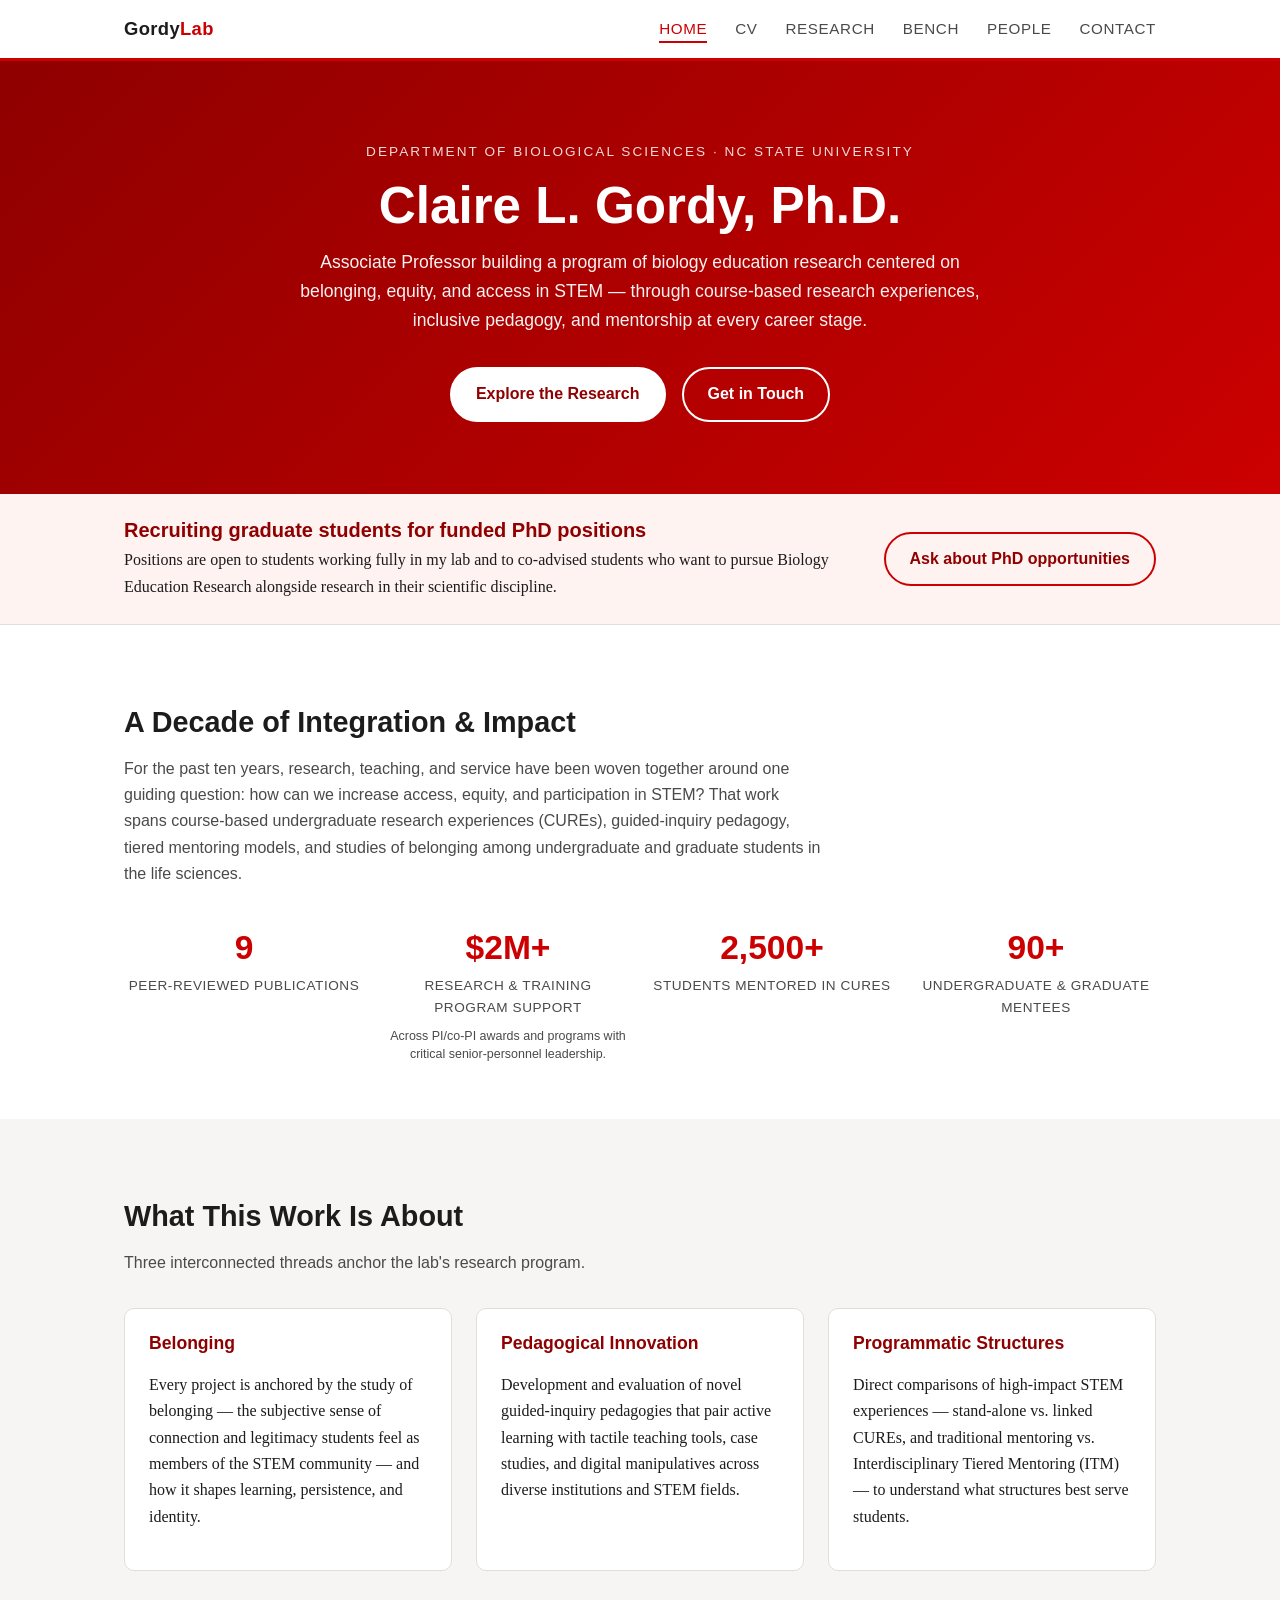
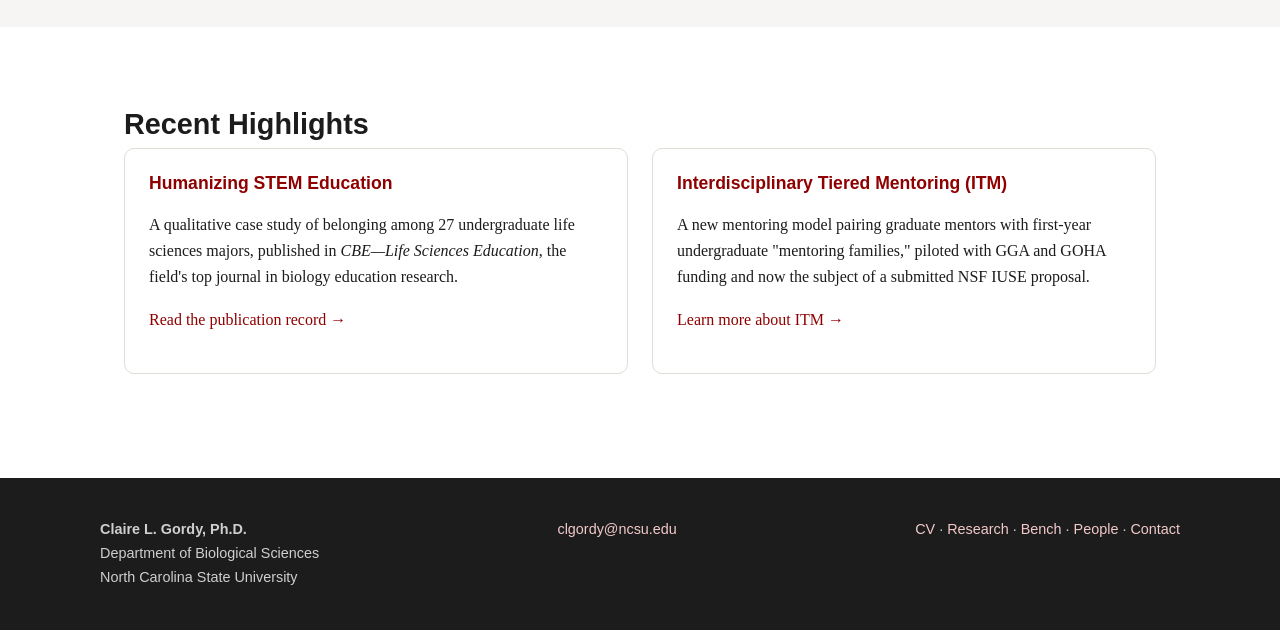
<file: index.html>
<!DOCTYPE html>
<html lang="en">
<head>
<meta charset="UTF-8">
<meta name="viewport" content="width=device-width, initial-scale=1.0">
<title>Claire L. Gordy, Ph.D. | Biology Education Research</title>
<meta name="description" content="Claire L. Gordy, Ph.D. — Associate Professor, Department of Biological Sciences, NC State University. Biology education research on belonging, equity, and access in STEM.">
<link rel="stylesheet" href="css/style.css">
</head>
<body>

<header class="site-header">
  <nav class="nav">
    <a href="index.html" class="brand">Gordy<span>Lab</span></a>
    <button class="nav-toggle" aria-label="Toggle navigation" aria-expanded="false">&#9776;</button>
    <ul class="nav-links">
      <li><a href="index.html">Home</a></li>
      <li><a href="cv.html">CV</a></li>
      <li><a href="research.html">Research</a></li>
      <li><a href="bench.html">Bench</a></li>
      <li><a href="people.html">People</a></li>
      <li><a href="contact.html">Contact</a></li>
    </ul>
  </nav>
</header>

<section class="hero">
  <div class="container">
    <div class="hero-eyebrow">Department of Biological Sciences · NC State University</div>
    <h1>Claire L. Gordy, Ph.D.</h1>
    <p class="lede">
      Associate Professor building a program of biology education research centered on
      belonging, equity, and access in STEM — through course-based research experiences,
      inclusive pedagogy, and mentorship at every career stage.
    </p>
    <div class="hero-actions">
      <a class="btn btn-primary" href="research.html">Explore the Research</a>
      <a class="btn btn-ghost" href="contact.html">Get in Touch</a>
    </div>
  </div>
</section>

<section class="recruitment-callout" aria-labelledby="recruitment-title">
  <div class="container recruitment-inner">
    <div>
      <h2 id="recruitment-title">Recruiting graduate students for funded PhD positions</h2>
      <p>
        Positions are open to students working fully in my lab and to co-advised students
        who want to pursue Biology Education Research alongside research in their scientific
        discipline.
      </p>
    </div>
    <a class="btn" href="mailto:clgordy@ncsu.edu">Ask about PhD opportunities</a>
  </div>
</section>

<section>
  <div class="container">
    <h2 class="section-title">A Decade of Integration &amp; Impact</h2>
    <p class="section-sub">
      For the past ten years, research, teaching, and service have been woven together around
      one guiding question: how can we increase access, equity, and participation in STEM?
      That work spans course-based undergraduate research experiences (CUREs), guided-inquiry
      pedagogy, tiered mentoring models, and studies of belonging among undergraduate and
      graduate students in the life sciences.
    </p>
    <div class="stat-grid">
      <div>
        <div class="stat-number">9</div>
        <div class="stat-label">Peer-Reviewed Publications</div>
      </div>
      <div>
        <div class="stat-number">$2M+</div>
        <div class="stat-label">Research &amp; Training Program Support</div>
        <div class="stat-note">
          Across PI/co-PI awards and programs with critical senior-personnel leadership.
        </div>
      </div>
      <div>
        <div class="stat-number">2,500+</div>
        <div class="stat-label">Students Mentored in CUREs</div>
      </div>
      <div>
        <div class="stat-number">90+</div>
        <div class="stat-label">Undergraduate &amp; Graduate Mentees</div>
      </div>
    </div>
  </div>
</section>

<section class="alt">
  <div class="container">
    <h2 class="section-title">What This Work Is About</h2>
    <p class="section-sub">Three interconnected threads anchor the lab's research program.</p>
    <div class="grid grid-3">
      <div class="card">
        <h3>Belonging</h3>
        <p>
          Every project is anchored by the study of belonging — the subjective sense of
          connection and legitimacy students feel as members of the STEM community — and how
          it shapes learning, persistence, and identity.
        </p>
      </div>
      <div class="card">
        <h3>Pedagogical Innovation</h3>
        <p>
          Development and evaluation of novel guided-inquiry pedagogies that pair active
          learning with tactile teaching tools, case studies, and digital manipulatives across
          diverse institutions and STEM fields.
        </p>
      </div>
      <div class="card">
        <h3>Programmatic Structures</h3>
        <p>
          Direct comparisons of high-impact STEM experiences — stand-alone vs. linked CUREs,
          and traditional mentoring vs. Interdisciplinary Tiered Mentoring (ITM) — to
          understand what structures best serve students.
        </p>
      </div>
    </div>
  </div>
</section>

<section>
  <div class="container">
    <h2 class="section-title">Recent Highlights</h2>
    <div class="grid grid-2">
      <div class="card">
        <h3>Humanizing STEM Education</h3>
        <p>
          A qualitative case study of belonging among 27 undergraduate life sciences majors,
          published in <em>CBE—Life Sciences Education</em>, the field's top journal in
          biology education research.
        </p>
        <p><a href="cv.html#publications">Read the publication record &rarr;</a></p>
      </div>
      <div class="card">
        <h3>Interdisciplinary Tiered Mentoring (ITM)</h3>
        <p>
          A new mentoring model pairing graduate mentors with first-year undergraduate
          "mentoring families," piloted with GGA and GOHA funding and now the subject of a
          submitted NSF IUSE proposal.
        </p>
        <p><a href="research.html#programmatic-structures">Learn more about ITM &rarr;</a></p>
      </div>
    </div>
  </div>
</section>

<footer class="site-footer">
  <div class="footer-inner">
    <div>
      <strong>Claire L. Gordy, Ph.D.</strong><br>
      Department of Biological Sciences<br>
      North Carolina State University
    </div>
    <div>
      <a href="mailto:clgordy@ncsu.edu">clgordy@ncsu.edu</a>
    </div>
    <div>
      <a href="cv.html">CV</a> &middot;
      <a href="research.html">Research</a> &middot;
      <a href="bench.html">Bench</a> &middot;
      <a href="people.html">People</a> &middot;
      <a href="contact.html">Contact</a>
    </div>
  </div>
</footer>

<script src="js/main.js"></script>
</body>
</html>
</file>
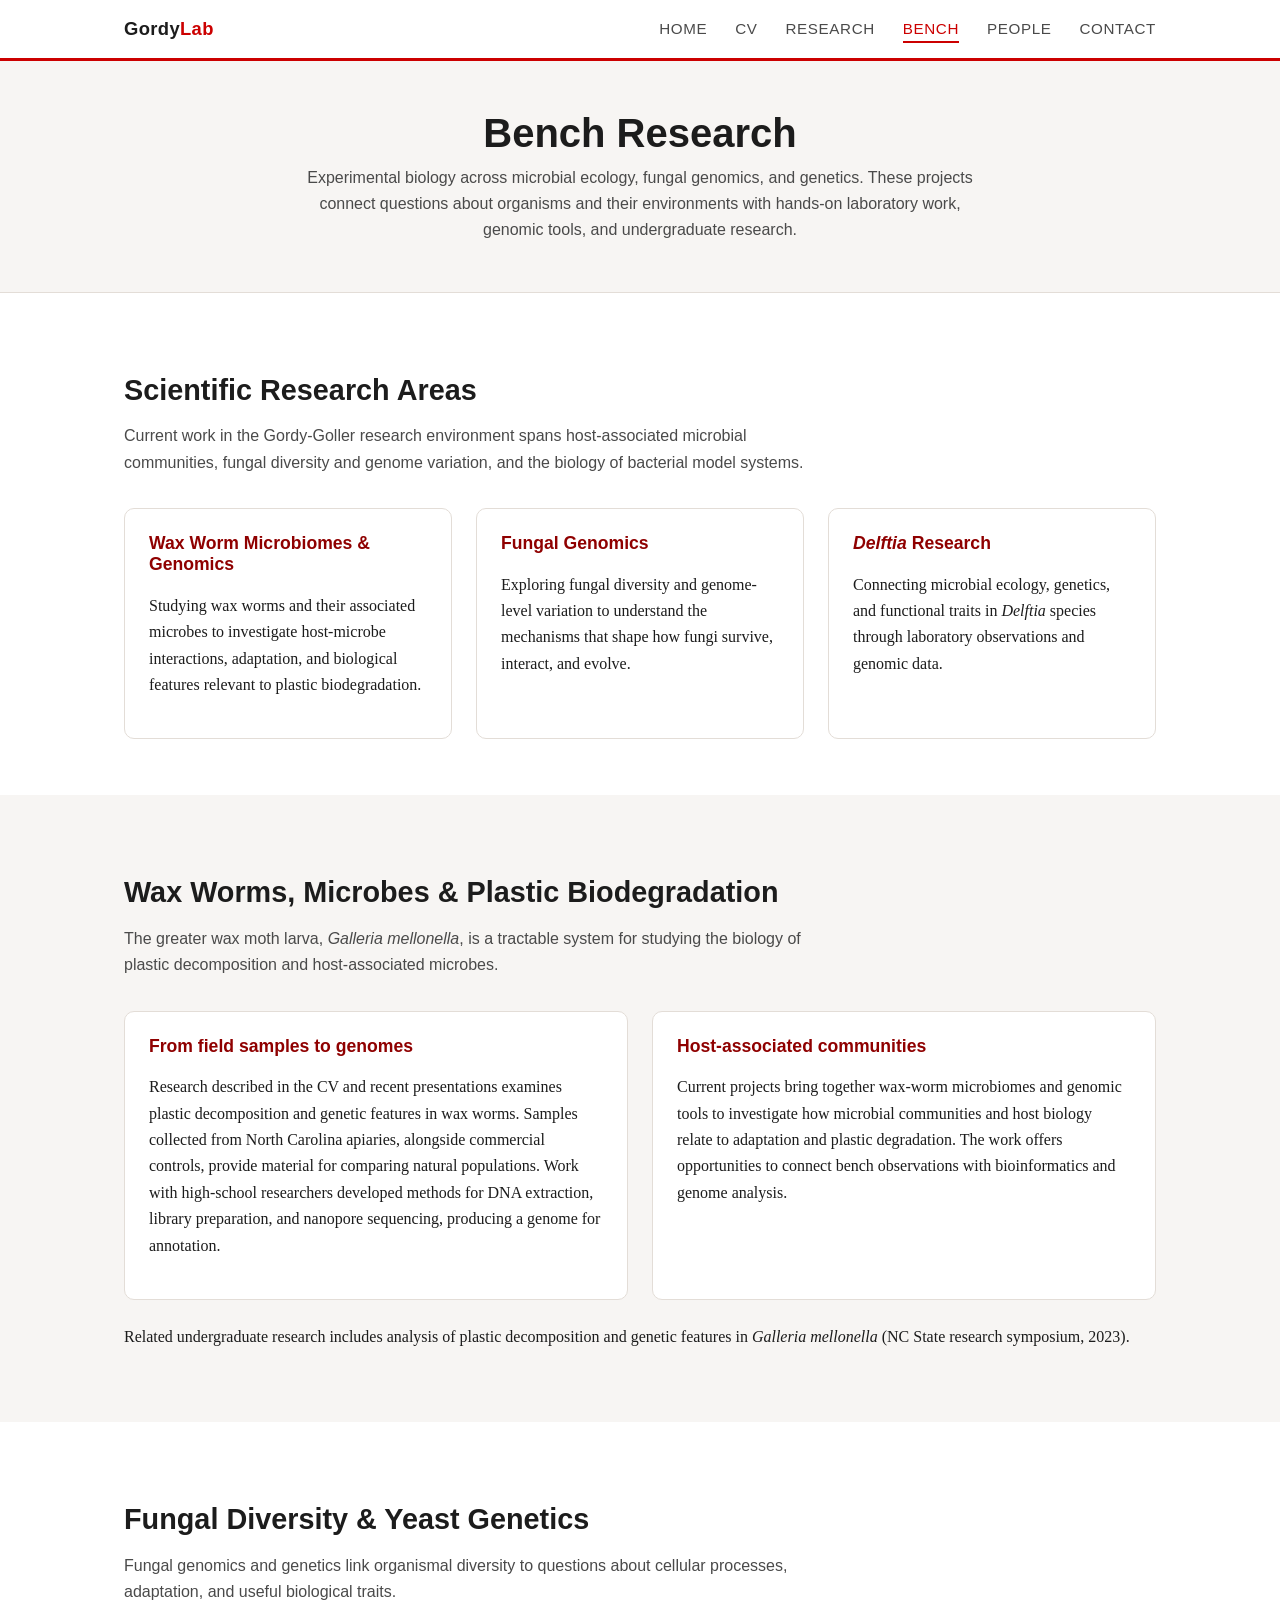
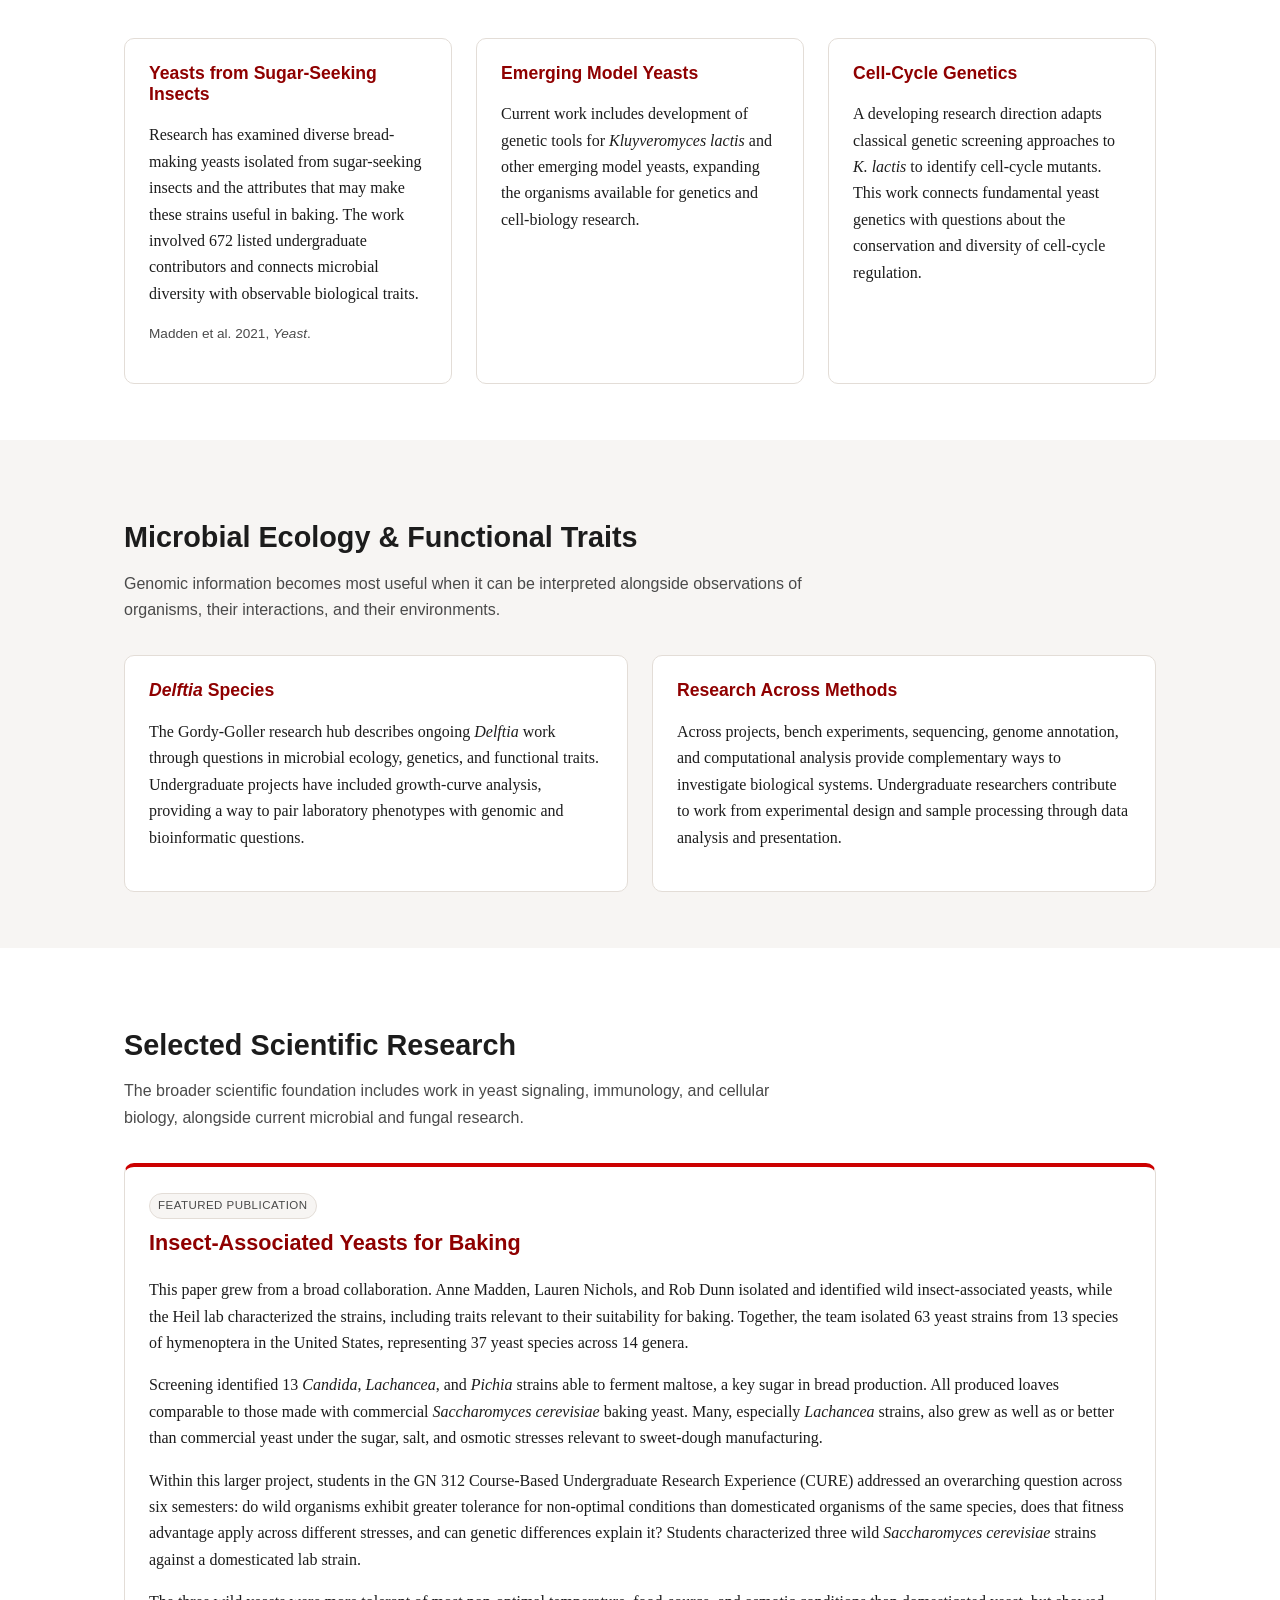
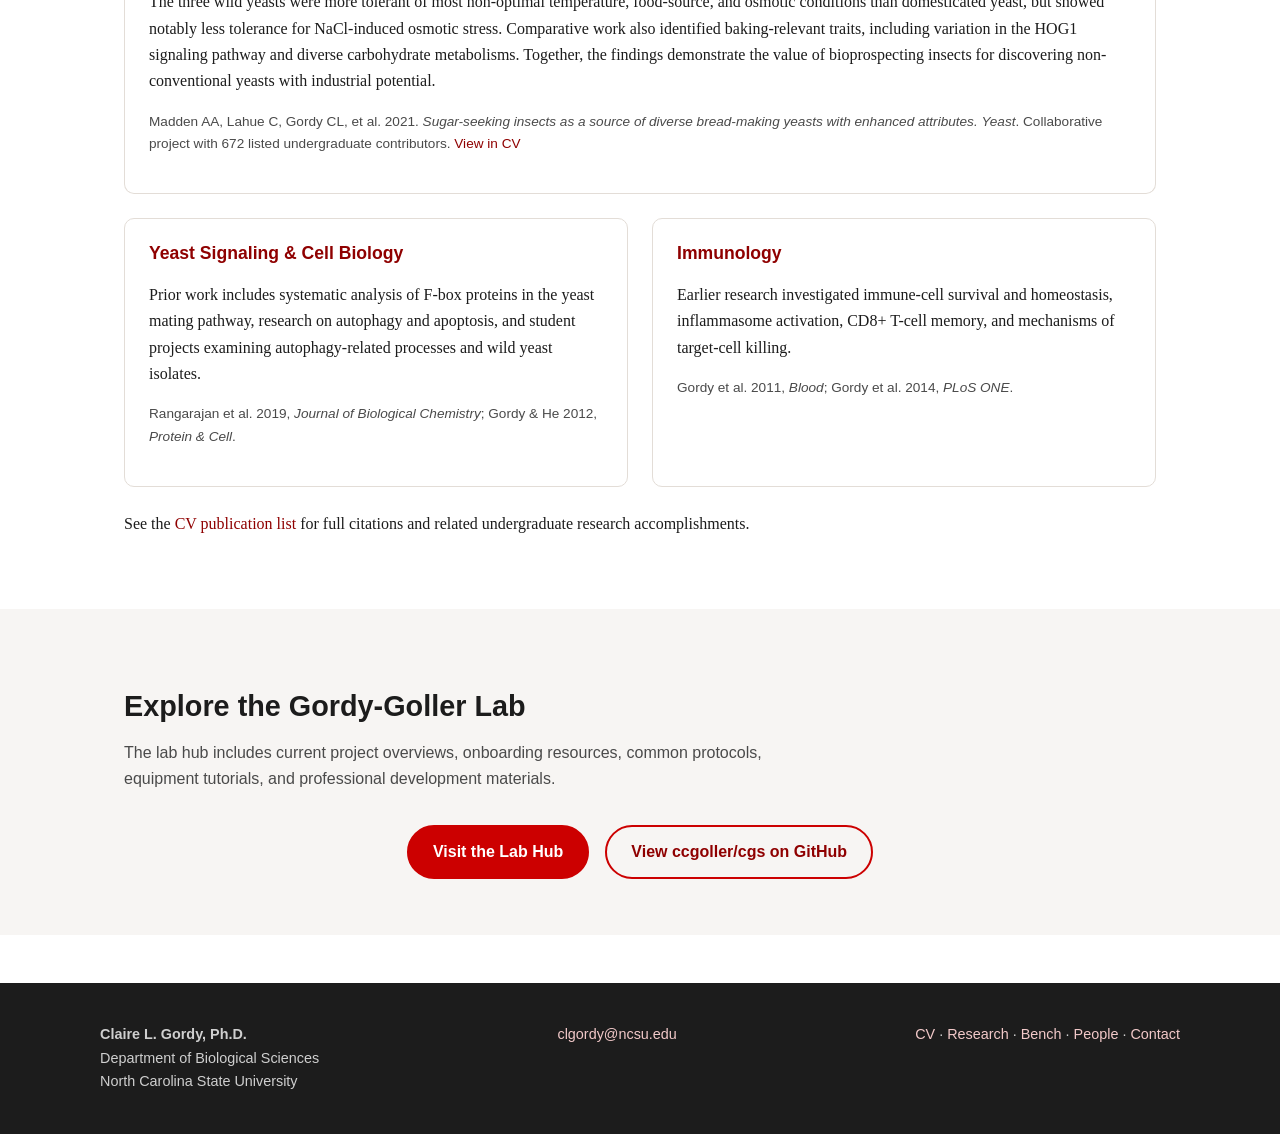
<file: bench.html>
<!DOCTYPE html>
<html lang="en">
<head>
<meta charset="UTF-8">
<meta name="viewport" content="width=device-width, initial-scale=1.0">
<title>Bench Research | Claire L. Gordy, Ph.D.</title>
<meta name="description" content="Scientific research by Claire L. Gordy, Ph.D., including wax-worm microbiomes and genomics, fungal genomics, yeast genetics, and microbial ecology.">
<link rel="stylesheet" href="css/style.css">
</head>
<body>

<header class="site-header">
  <nav class="nav">
    <a href="index.html" class="brand">Gordy<span>Lab</span></a>
    <button class="nav-toggle" aria-label="Toggle navigation" aria-expanded="false">&#9776;</button>
    <ul class="nav-links">
      <li><a href="index.html">Home</a></li>
      <li><a href="cv.html">CV</a></li>
      <li><a href="research.html">Research</a></li>
      <li><a href="bench.html">Bench</a></li>
      <li><a href="people.html">People</a></li>
      <li><a href="contact.html">Contact</a></li>
    </ul>
  </nav>
</header>

<section class="page-hero">
  <div class="container">
    <h1>Bench Research</h1>
    <p>
      Experimental biology across microbial ecology, fungal genomics, and genetics. These
      projects connect questions about organisms and their environments with hands-on
      laboratory work, genomic tools, and undergraduate research.
    </p>
  </div>
</section>

<section id="research-focus">
  <div class="container">
    <h2 class="section-title">Scientific Research Areas</h2>
    <p class="section-sub">
      Current work in the Gordy-Goller research environment spans host-associated microbial
      communities, fungal diversity and genome variation, and the biology of bacterial model
      systems.
    </p>
    <div class="grid grid-3">
      <div class="card">
        <h3>Wax Worm Microbiomes &amp; Genomics</h3>
        <p>
          Studying wax worms and their associated microbes to investigate host-microbe
          interactions, adaptation, and biological features relevant to plastic biodegradation.
        </p>
      </div>
      <div class="card">
        <h3>Fungal Genomics</h3>
        <p>
          Exploring fungal diversity and genome-level variation to understand the mechanisms
          that shape how fungi survive, interact, and evolve.
        </p>
      </div>
      <div class="card">
        <h3><em>Delftia</em> Research</h3>
        <p>
          Connecting microbial ecology, genetics, and functional traits in <em>Delftia</em>
          species through laboratory observations and genomic data.
        </p>
      </div>
    </div>
  </div>
</section>

<section class="alt" id="wax-worms">
  <div class="container">
    <h2 class="section-title">Wax Worms, Microbes &amp; Plastic Biodegradation</h2>
    <p class="section-sub">
      The greater wax moth larva, <em>Galleria mellonella</em>, is a tractable system for
      studying the biology of plastic decomposition and host-associated microbes.
    </p>
    <div class="grid grid-2">
      <div class="card">
        <h3>From field samples to genomes</h3>
        <p>
          Research described in the CV and recent presentations examines plastic decomposition
          and genetic features in wax worms. Samples collected from North Carolina apiaries,
          alongside commercial controls, provide material for comparing natural populations.
          Work with high-school researchers developed methods for DNA extraction, library
          preparation, and nanopore sequencing, producing a genome for annotation.
        </p>
      </div>
      <div class="card">
        <h3>Host-associated communities</h3>
        <p>
          Current projects bring together wax-worm microbiomes and genomic tools to investigate
          how microbial communities and host biology relate to adaptation and plastic
          degradation. The work offers opportunities to connect bench observations with
          bioinformatics and genome analysis.
        </p>
      </div>
    </div>
    <p style="margin-top:1.5rem;">
      Related undergraduate research includes analysis of plastic decomposition and genetic
      features in <em>Galleria mellonella</em> (NC State research symposium, 2023).
    </p>
  </div>
</section>

<section id="fungi-yeasts">
  <div class="container">
    <h2 class="section-title">Fungal Diversity &amp; Yeast Genetics</h2>
    <p class="section-sub">
      Fungal genomics and genetics link organismal diversity to questions about cellular
      processes, adaptation, and useful biological traits.
    </p>
    <div class="grid grid-3">
      <div class="card">
        <h3>Yeasts from Sugar-Seeking Insects</h3>
        <p>
          Research has examined diverse bread-making yeasts isolated from sugar-seeking insects
          and the attributes that may make these strains useful in baking. The work involved
          672 listed undergraduate contributors and connects microbial diversity with
          observable biological traits.
        </p>
        <p class="entry-meta">Madden et al. 2021, <em>Yeast</em>.</p>
      </div>
      <div class="card">
        <h3>Emerging Model Yeasts</h3>
        <p>
          Current work includes development of genetic tools for <em>Kluyveromyces lactis</em>
          and other emerging model yeasts, expanding the organisms available for genetics and
          cell-biology research.
        </p>
      </div>
      <div class="card">
        <h3>Cell-Cycle Genetics</h3>
        <p>
          A developing research direction adapts classical genetic screening approaches to
          <em>K. lactis</em> to identify cell-cycle mutants. This work connects fundamental
          yeast genetics with questions about the conservation and diversity of cell-cycle
          regulation.
        </p>
      </div>
    </div>
  </div>
</section>

<section class="alt" id="microbial-ecology">
  <div class="container">
    <h2 class="section-title">Microbial Ecology &amp; Functional Traits</h2>
    <p class="section-sub">
      Genomic information becomes most useful when it can be interpreted alongside
      observations of organisms, their interactions, and their environments.
    </p>
    <div class="grid grid-2">
      <div class="card">
        <h3><em>Delftia</em> Species</h3>
        <p>
          The Gordy-Goller research hub describes ongoing <em>Delftia</em> work through
          questions in microbial ecology, genetics, and functional traits. Undergraduate
          projects have included growth-curve analysis, providing a way to pair laboratory
          phenotypes with genomic and bioinformatic questions.
        </p>
      </div>
      <div class="card">
        <h3>Research Across Methods</h3>
        <p>
          Across projects, bench experiments, sequencing, genome annotation, and
          computational analysis provide complementary ways to investigate biological
          systems. Undergraduate researchers contribute to work from experimental design and
          sample processing through data analysis and presentation.
        </p>
      </div>
    </div>
  </div>
</section>

<section id="selected-work">
  <div class="container">
    <h2 class="section-title">Selected Scientific Research</h2>
    <p class="section-sub">
      The broader scientific foundation includes work in yeast signaling, immunology, and
      cellular biology, alongside current microbial and fungal research.
    </p>
    <div class="grid grid-2">
      <div class="card publication-highlight">
        <div class="tag">Featured publication</div>
        <h3>Insect-Associated Yeasts for Baking</h3>
        <p>
          This paper grew from a broad collaboration. Anne Madden, Lauren Nichols, and Rob
          Dunn isolated and identified wild insect-associated yeasts, while the Heil lab
          characterized the strains, including traits relevant to their suitability for
          baking. Together, the team isolated 63 yeast strains from 13 species of hymenoptera
          in the United States, representing 37 yeast species across 14 genera.
        </p>
        <p>
          Screening identified 13 <em>Candida</em>, <em>Lachancea</em>, and <em>Pichia</em>
          strains able to ferment maltose, a key sugar in bread production. All produced
          loaves comparable to those made with commercial <em>Saccharomyces cerevisiae</em>
          baking yeast. Many, especially <em>Lachancea</em> strains, also grew as well as or
          better than commercial yeast under the sugar, salt, and osmotic stresses relevant to
          sweet-dough manufacturing.
        </p>
        <p>
          Within this larger project, students in the GN 312 Course-Based Undergraduate
          Research Experience (CURE) addressed an overarching question across six semesters:
          do wild organisms exhibit greater tolerance for non-optimal conditions than
          domesticated organisms of the same species, does that fitness advantage apply across
          different stresses, and can genetic differences explain it? Students characterized
          three wild <em>Saccharomyces cerevisiae</em> strains against a domesticated lab strain.
        </p>
        <p>
          The three wild yeasts were more tolerant of most non-optimal temperature, food-source,
          and osmotic conditions than domesticated yeast, but showed notably less tolerance for
          NaCl-induced osmotic stress. Comparative work also identified baking-relevant traits,
          including variation in the HOG1 signaling pathway and diverse carbohydrate
          metabolisms. Together, the findings demonstrate the value of bioprospecting insects
          for discovering non-conventional yeasts with industrial potential.
        </p>
        <p class="entry-meta">
          Madden AA, Lahue C, Gordy CL, et al. 2021. <em>Sugar-seeking insects as a source of
          diverse bread-making yeasts with enhanced attributes.</em> <em>Yeast</em>.
          Collaborative project with 672 listed undergraduate contributors.
          <a href="cv.html#publications">View in CV</a>
        </p>
      </div>
      <div class="card">
        <h3>Yeast Signaling &amp; Cell Biology</h3>
        <p>
          Prior work includes systematic analysis of F-box proteins in the yeast mating
          pathway, research on autophagy and apoptosis, and student projects examining
          autophagy-related processes and wild yeast isolates.
        </p>
        <p class="entry-meta">Rangarajan et al. 2019, <em>Journal of Biological Chemistry</em>; Gordy &amp; He 2012, <em>Protein &amp; Cell</em>.</p>
      </div>
      <div class="card">
        <h3>Immunology</h3>
        <p>
          Earlier research investigated immune-cell survival and homeostasis, inflammasome
          activation, CD8+ T-cell memory, and mechanisms of target-cell killing.
        </p>
        <p class="entry-meta">Gordy et al. 2011, <em>Blood</em>; Gordy et al. 2014, <em>PLoS ONE</em>.</p>
      </div>
    </div>
    <p style="margin-top:1.5rem;">
      See the <a href="cv.html#publications">CV publication list</a> for full citations and
      related undergraduate research accomplishments.
    </p>
  </div>
</section>

<section class="alt" id="lab-hub">
  <div class="container">
    <h2 class="section-title">Explore the Gordy-Goller Lab</h2>
    <p class="section-sub">
      The lab hub includes current project overviews, onboarding resources, common protocols,
      equipment tutorials, and professional development materials.
    </p>
    <div class="hero-actions lab-hub-actions">
      <a class="btn btn-primary" href="https://ccgoller.github.io/cgs/" target="_blank" rel="noopener">Visit the Lab Hub</a>
      <a class="btn btn-ghost" href="https://github.com/ccgoller/cgs" target="_blank" rel="noopener">View ccgoller/cgs on GitHub</a>
    </div>
  </div>
</section>

<footer class="site-footer">
  <div class="footer-inner">
    <div>
      <strong>Claire L. Gordy, Ph.D.</strong><br>
      Department of Biological Sciences<br>
      North Carolina State University
    </div>
    <div>
      <a href="mailto:clgordy@ncsu.edu">clgordy@ncsu.edu</a>
    </div>
    <div>
      <a href="cv.html">CV</a> &middot;
      <a href="research.html">Research</a> &middot;
      <a href="bench.html">Bench</a> &middot;
      <a href="people.html">People</a> &middot;
      <a href="contact.html">Contact</a>
    </div>
  </div>
</footer>

<script src="js/main.js"></script>
</body>
</html>
</file>
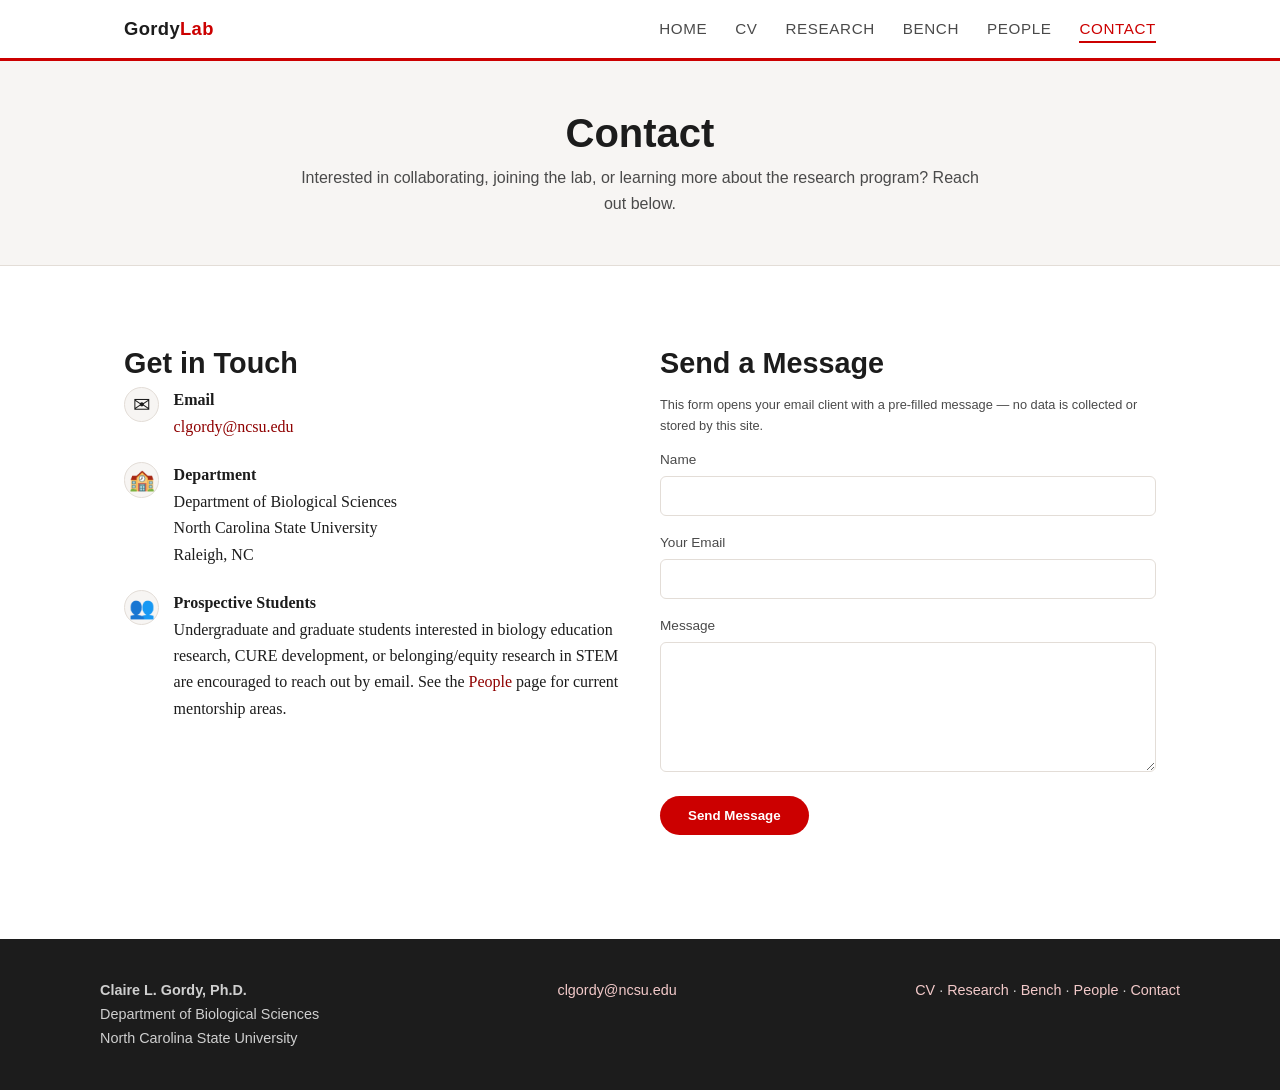
<file: contact.html>
<!DOCTYPE html>
<html lang="en">
<head>
<meta charset="UTF-8">
<meta name="viewport" content="width=device-width, initial-scale=1.0">
<title>Contact | Claire L. Gordy, Ph.D.</title>
<meta name="description" content="Contact Claire L. Gordy, Ph.D. — Associate Professor, Department of Biological Sciences, NC State University.">
<link rel="stylesheet" href="css/style.css">
</head>
<body>

<header class="site-header">
  <nav class="nav">
    <a href="index.html" class="brand">Gordy<span>Lab</span></a>
    <button class="nav-toggle" aria-label="Toggle navigation" aria-expanded="false">&#9776;</button>
    <ul class="nav-links">
      <li><a href="index.html">Home</a></li>
      <li><a href="cv.html">CV</a></li>
      <li><a href="research.html">Research</a></li>
      <li><a href="bench.html">Bench</a></li>
      <li><a href="people.html">People</a></li>
      <li><a href="contact.html">Contact</a></li>
    </ul>
  </nav>
</header>

<section class="page-hero">
  <div class="container">
    <h1>Contact</h1>
    <p>
      Interested in collaborating, joining the lab, or learning more about the research
      program? Reach out below.
    </p>
  </div>
</section>

<section>
  <div class="container contact-grid">

    <div>
      <h2 class="section-title">Get in Touch</h2>

      <div class="contact-item">
        <div class="contact-icon">&#9993;</div>
        <div>
          <strong>Email</strong><br>
          <a href="mailto:clgordy@ncsu.edu">clgordy@ncsu.edu</a>
        </div>
      </div>

      <div class="contact-item">
        <div class="contact-icon">&#127979;</div>
        <div>
          <strong>Department</strong><br>
          Department of Biological Sciences<br>
          North Carolina State University<br>
          Raleigh, NC
        </div>
      </div>

      <div class="contact-item">
        <div class="contact-icon">&#128101;</div>
        <div>
          <strong>Prospective Students</strong><br>
          Undergraduate and graduate students interested in biology education research,
          CURE development, or belonging/equity research in STEM are encouraged to reach
          out by email. See the <a href="people.html">People</a> page for current
          mentorship areas.
        </div>
      </div>
    </div>

    <div>
      <h2 class="section-title">Send a Message</h2>
      <p class="form-note">This form opens your email client with a pre-filled message — no data is collected or stored by this site.</p>
      <form class="contact-form" id="contact-form">
        <div>
          <label for="name">Name</label>
          <input type="text" id="name" name="name" required>
        </div>
        <div>
          <label for="email">Your Email</label>
          <input type="email" id="email" name="email" required>
        </div>
        <div>
          <label for="message">Message</label>
          <textarea id="message" name="message" required></textarea>
        </div>
        <button type="submit">Send Message</button>
      </form>
    </div>

  </div>
</section>

<footer class="site-footer">
  <div class="footer-inner">
    <div>
      <strong>Claire L. Gordy, Ph.D.</strong><br>
      Department of Biological Sciences<br>
      North Carolina State University
    </div>
    <div>
      <a href="mailto:clgordy@ncsu.edu">clgordy@ncsu.edu</a>
    </div>
    <div>
      <a href="cv.html">CV</a> &middot;
      <a href="research.html">Research</a> &middot;
      <a href="bench.html">Bench</a> &middot;
      <a href="people.html">People</a> &middot;
      <a href="contact.html">Contact</a>
    </div>
  </div>
</footer>

<script src="js/main.js"></script>
<script>
  document.getElementById("contact-form").addEventListener("submit", function (e) {
    e.preventDefault();
    const name = encodeURIComponent(document.getElementById("name").value);
    const email = document.getElementById("email").value;
    const message = encodeURIComponent(document.getElementById("message").value);
    const subject = encodeURIComponent("Website inquiry from " + document.getElementById("name").value);
    const body = encodeURIComponent(
      "Name: " + document.getElementById("name").value +
      "\nEmail: " + email +
      "\n\n" + document.getElementById("message").value
    );
    window.location.href = "mailto:clgordy@ncsu.edu?subject=" + subject + "&body=" + body;
  });
</script>
</body>
</html>
</file>
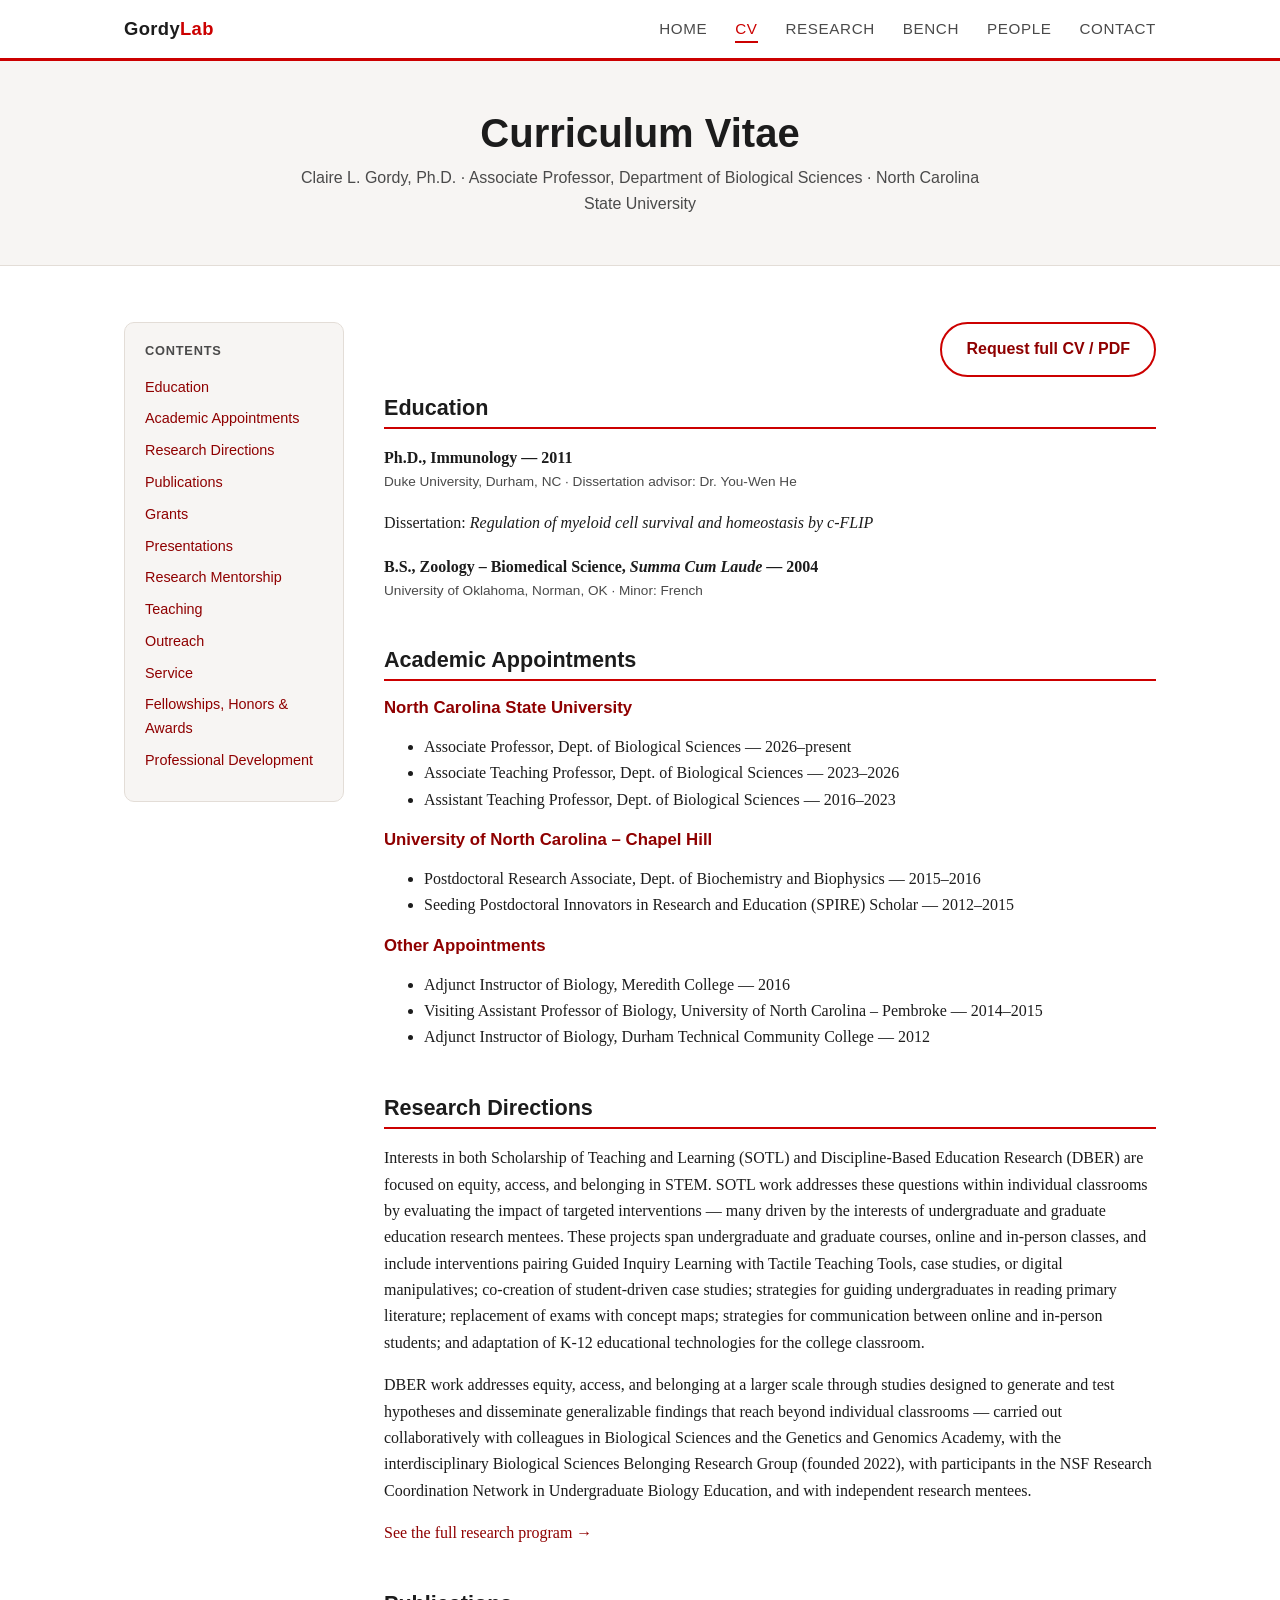
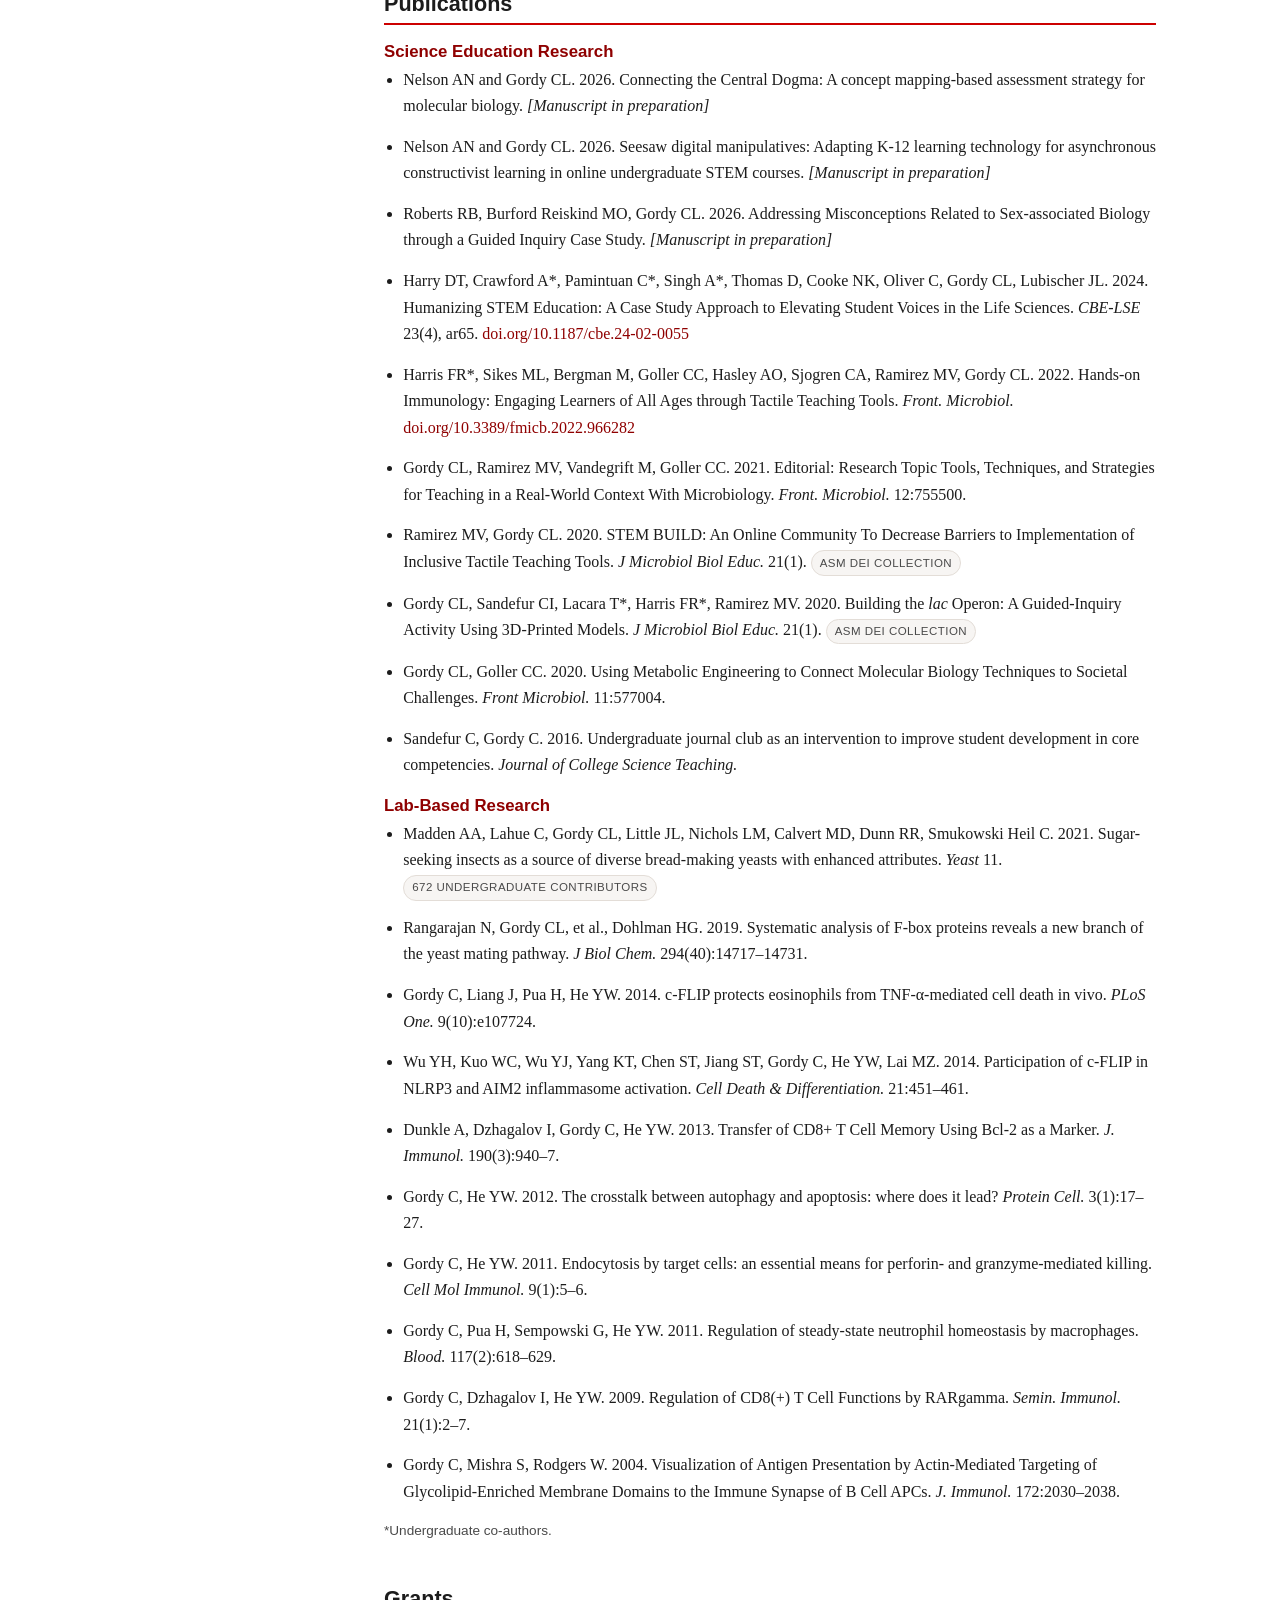
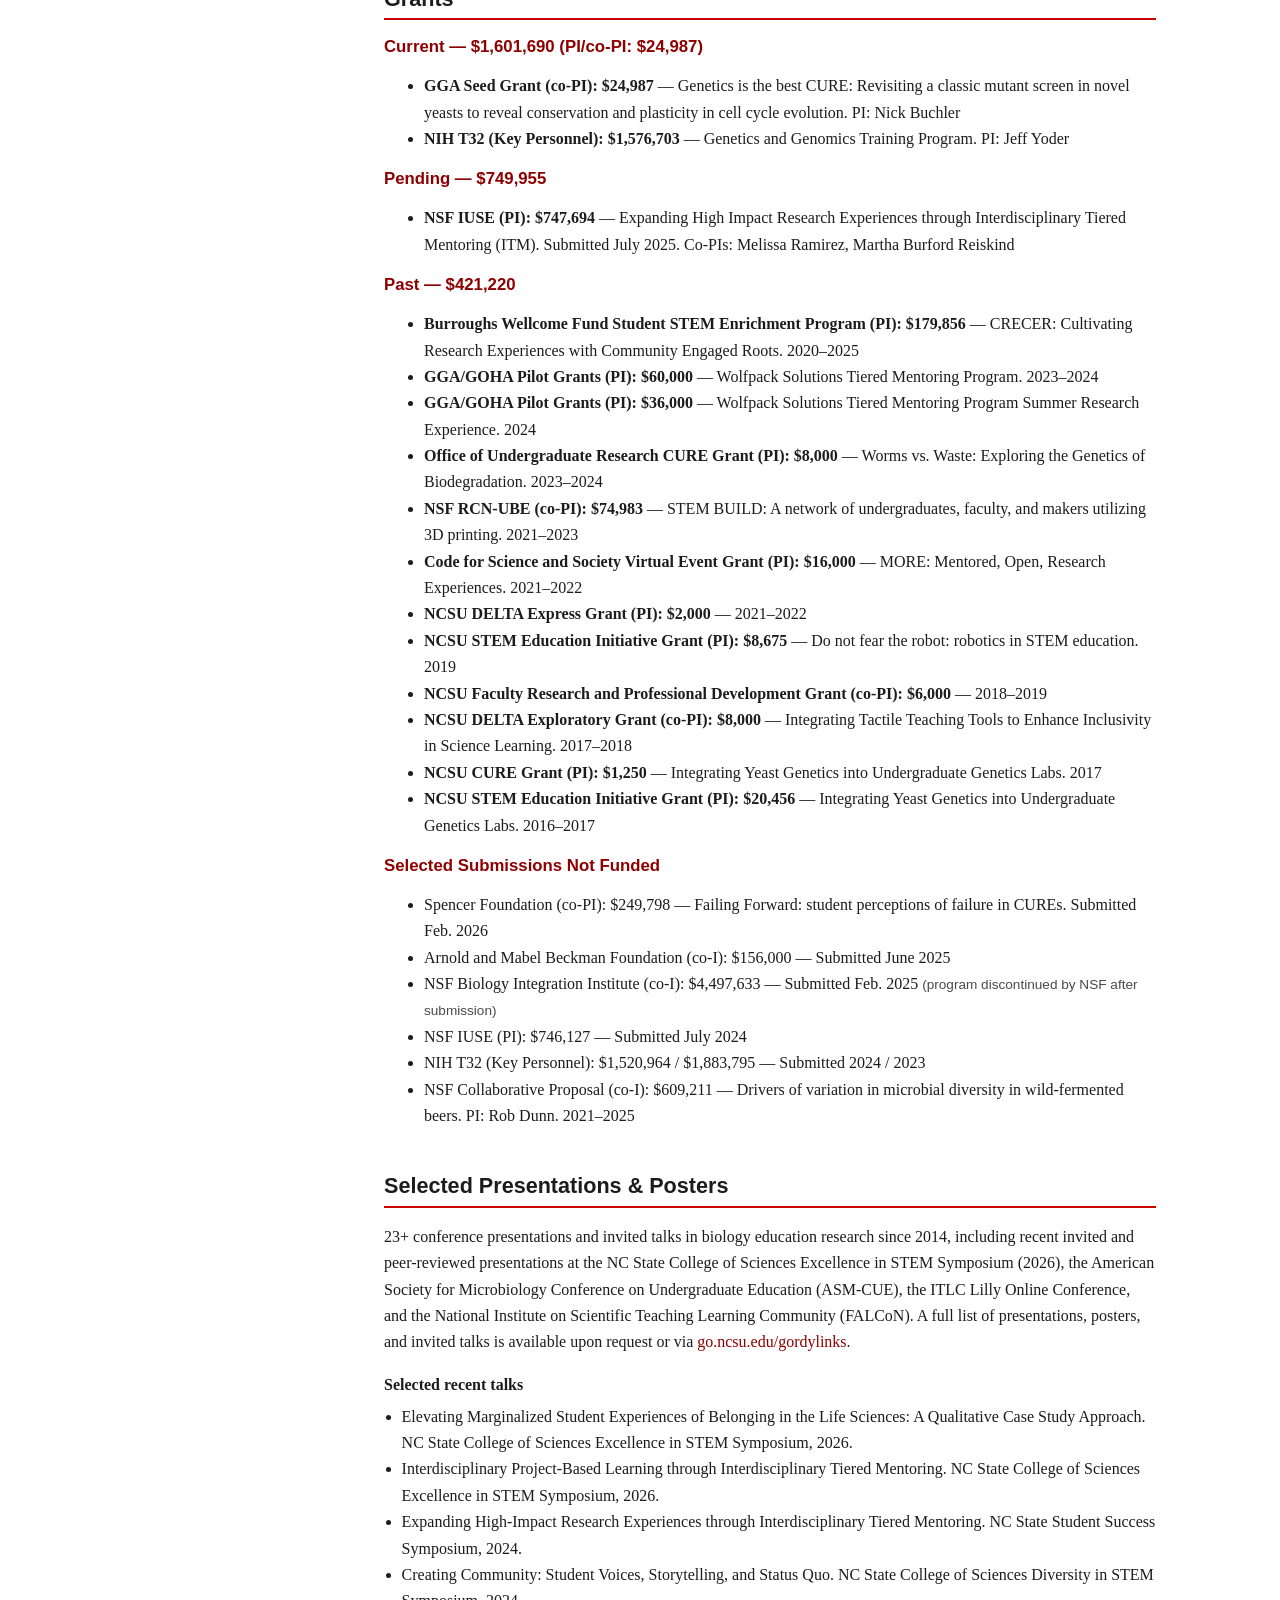
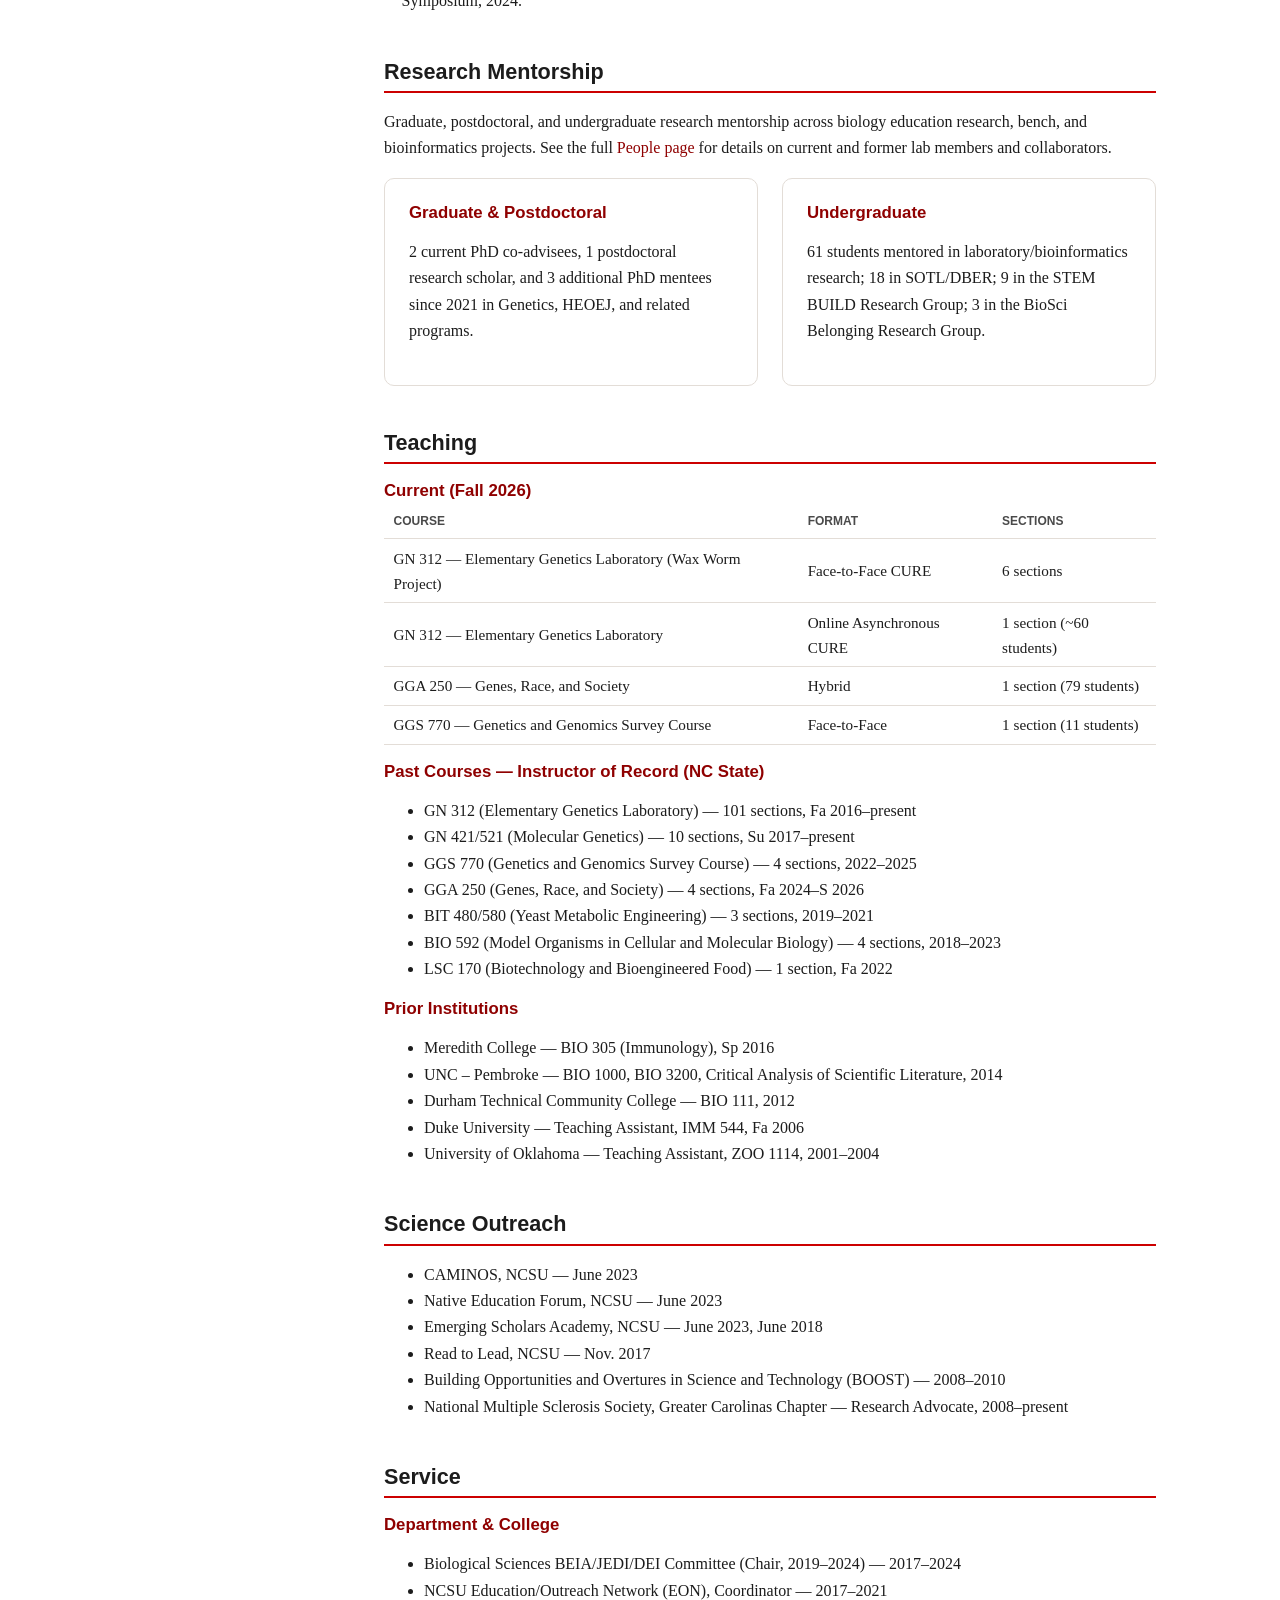
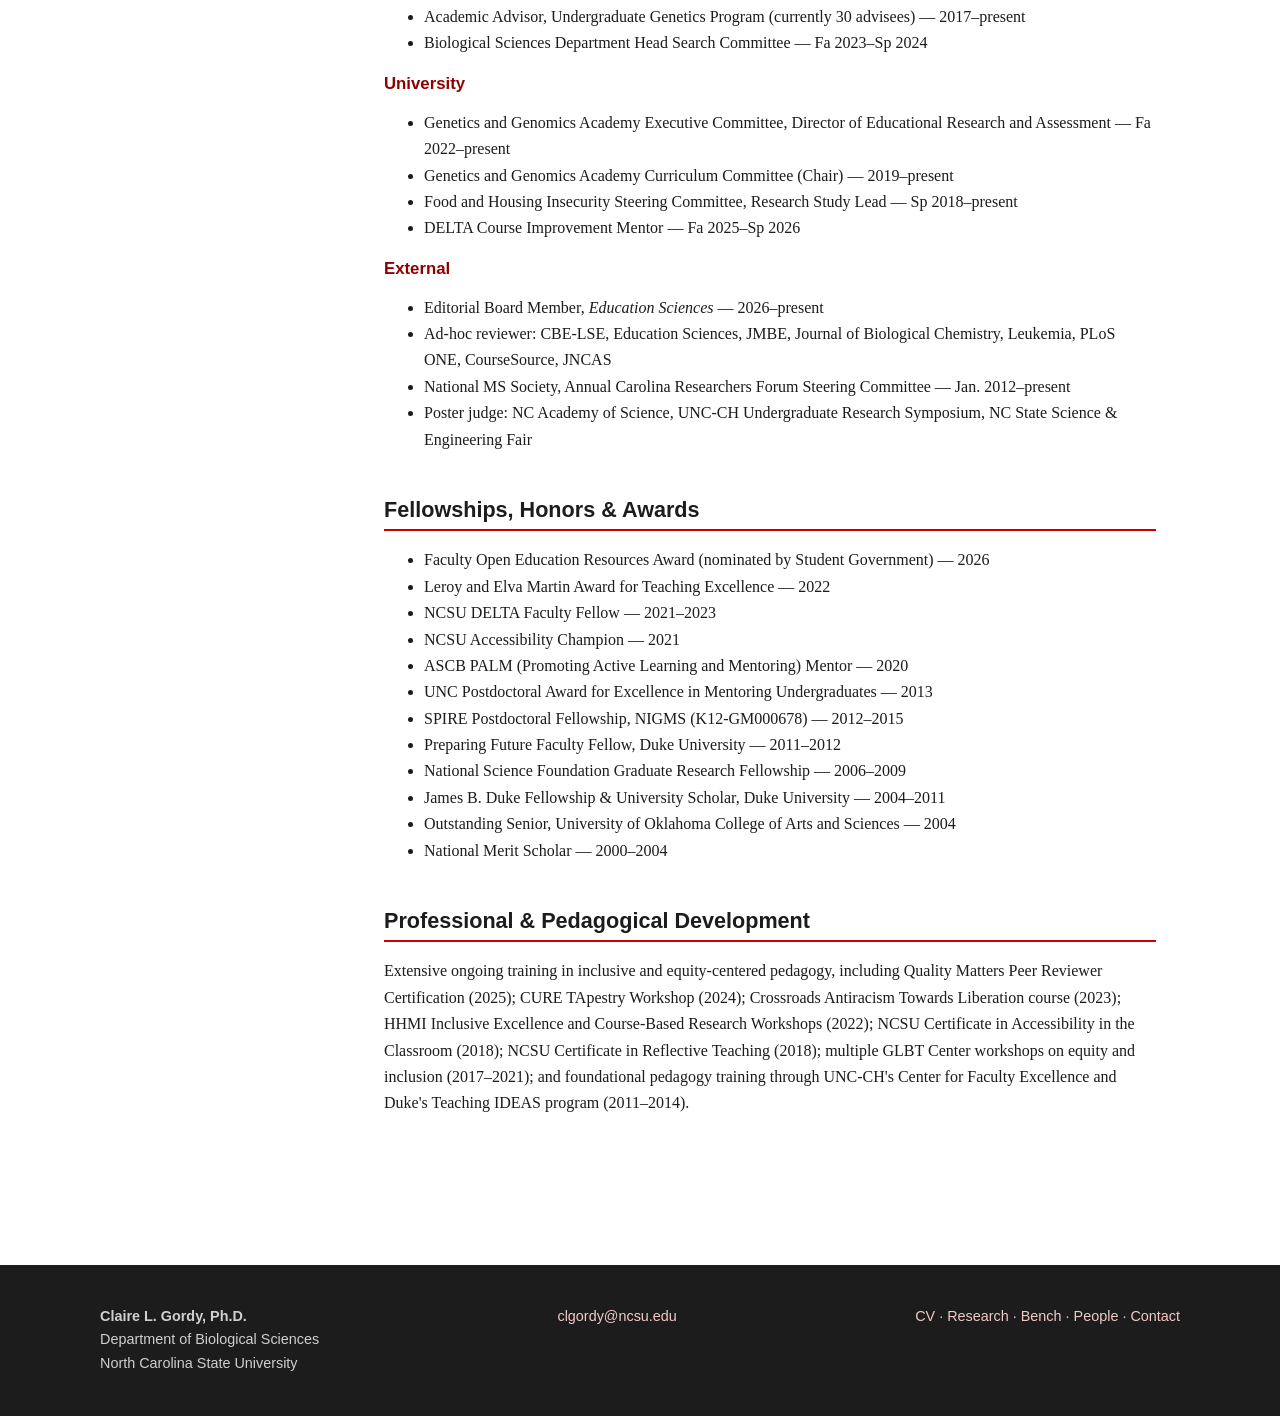
<file: cv.html>
<!DOCTYPE html>
<html lang="en">
<head>
<meta charset="UTF-8">
<meta name="viewport" content="width=device-width, initial-scale=1.0">
<title>CV | Claire L. Gordy, Ph.D.</title>
<meta name="description" content="Curriculum vitae of Claire L. Gordy, Ph.D. — Associate Professor, Department of Biological Sciences, NC State University.">
<link rel="stylesheet" href="css/style.css">
</head>
<body>

<header class="site-header">
  <nav class="nav">
    <a href="index.html" class="brand">Gordy<span>Lab</span></a>
    <button class="nav-toggle" aria-label="Toggle navigation" aria-expanded="false">&#9776;</button>
    <ul class="nav-links">
      <li><a href="index.html">Home</a></li>
      <li><a href="cv.html">CV</a></li>
      <li><a href="research.html">Research</a></li>
      <li><a href="bench.html">Bench</a></li>
      <li><a href="people.html">People</a></li>
      <li><a href="contact.html">Contact</a></li>
    </ul>
  </nav>
</header>

<section class="page-hero">
  <div class="container">
    <h1>Curriculum Vitae</h1>
    <p>Claire L. Gordy, Ph.D. &middot; Associate Professor, Department of Biological Sciences &middot; North Carolina State University</p>
  </div>
</section>

<section>
  <div class="container cv-layout">

    <aside class="cv-toc">
      <h4>Contents</h4>
      <ul>
        <li><a href="#education">Education</a></li>
        <li><a href="#appointments">Academic Appointments</a></li>
        <li><a href="#research-directions">Research Directions</a></li>
        <li><a href="#publications">Publications</a></li>
        <li><a href="#grants">Grants</a></li>
        <li><a href="#presentations">Presentations</a></li>
        <li><a href="#mentorship">Research Mentorship</a></li>
        <li><a href="#teaching">Teaching</a></li>
        <li><a href="#outreach">Outreach</a></li>
        <li><a href="#service">Service</a></li>
        <li><a href="#awards">Fellowships, Honors &amp; Awards</a></li>
        <li><a href="#development">Professional Development</a></li>
      </ul>
    </aside>

    <div class="cv-body">

      <div class="download-bar">
        <a class="btn" style="border-color:var(--red); color:var(--red-dark);" href="mailto:clgordy@ncsu.edu">Request full CV / PDF</a>
      </div>

      <div class="cv-section" id="education">
        <h2>Education</h2>
        <div class="entry">
          <div class="entry-title">Ph.D., Immunology — 2011</div>
          <div class="entry-meta">Duke University, Durham, NC &middot; Dissertation advisor: Dr. You-Wen He</div>
          <p>Dissertation: <em>Regulation of myeloid cell survival and homeostasis by c-FLIP</em></p>
        </div>
        <div class="entry">
          <div class="entry-title">B.S., Zoology – Biomedical Science, <em>Summa Cum Laude</em> — 2004</div>
          <div class="entry-meta">University of Oklahoma, Norman, OK &middot; Minor: French</div>
        </div>
      </div>

      <div class="cv-section" id="appointments">
        <h2>Academic Appointments</h2>
        <h3>North Carolina State University</h3>
        <ul>
          <li>Associate Professor, Dept. of Biological Sciences — 2026–present</li>
          <li>Associate Teaching Professor, Dept. of Biological Sciences — 2023–2026</li>
          <li>Assistant Teaching Professor, Dept. of Biological Sciences — 2016–2023</li>
        </ul>
        <h3>University of North Carolina – Chapel Hill</h3>
        <ul>
          <li>Postdoctoral Research Associate, Dept. of Biochemistry and Biophysics — 2015–2016</li>
          <li>Seeding Postdoctoral Innovators in Research and Education (SPIRE) Scholar — 2012–2015</li>
        </ul>
        <h3>Other Appointments</h3>
        <ul>
          <li>Adjunct Instructor of Biology, Meredith College — 2016</li>
          <li>Visiting Assistant Professor of Biology, University of North Carolina – Pembroke — 2014–2015</li>
          <li>Adjunct Instructor of Biology, Durham Technical Community College — 2012</li>
        </ul>
      </div>

      <div class="cv-section" id="research-directions">
        <h2>Research Directions</h2>
        <p>
          Interests in both Scholarship of Teaching and Learning (SOTL) and Discipline-Based
          Education Research (DBER) are focused on equity, access, and belonging in STEM. SOTL
          work addresses these questions within individual classrooms by evaluating the impact
          of targeted interventions — many driven by the interests of undergraduate and
          graduate education research mentees. These projects span undergraduate and graduate
          courses, online and in-person classes, and include interventions pairing Guided
          Inquiry Learning with Tactile Teaching Tools, case studies, or digital manipulatives;
          co-creation of student-driven case studies; strategies for guiding undergraduates in
          reading primary literature; replacement of exams with concept maps; strategies for
          communication between online and in-person students; and adaptation of K-12
          educational technologies for the college classroom.
        </p>
        <p>
          DBER work addresses equity, access, and belonging at a larger scale through studies
          designed to generate and test hypotheses and disseminate generalizable findings that
          reach beyond individual classrooms — carried out collaboratively with colleagues in
          Biological Sciences and the Genetics and Genomics Academy, with the interdisciplinary
          Biological Sciences Belonging Research Group (founded 2022), with participants in the
          NSF Research Coordination Network in Undergraduate Biology Education, and with
          independent research mentees.
        </p>
        <p><a href="research.html">See the full research program &rarr;</a></p>
      </div>

      <div class="cv-section" id="publications">
        <h2>Publications</h2>

        <h3>Science Education Research</h3>
        <ul class="pub-list">
          <li>Nelson AN and Gordy CL. 2026. Connecting the Central Dogma: A concept mapping-based assessment strategy for molecular biology. <em>[Manuscript in preparation]</em></li>
          <li>Nelson AN and Gordy CL. 2026. Seesaw digital manipulatives: Adapting K-12 learning technology for asynchronous constructivist learning in online undergraduate STEM courses. <em>[Manuscript in preparation]</em></li>
          <li>Roberts RB, Burford Reiskind MO, Gordy CL. 2026. Addressing Misconceptions Related to Sex-associated Biology through a Guided Inquiry Case Study. <em>[Manuscript in preparation]</em></li>
          <li>Harry DT, Crawford A*, Pamintuan C*, Singh A*, Thomas D, Cooke NK, Oliver C, Gordy CL, Lubischer JL. 2024. Humanizing STEM Education: A Case Study Approach to Elevating Student Voices in the Life Sciences. <em>CBE-LSE</em> 23(4), ar65. <a href="https://doi.org/10.1187/cbe.24-02-0055" target="_blank" rel="noopener">doi.org/10.1187/cbe.24-02-0055</a></li>
          <li>Harris FR*, Sikes ML, Bergman M, Goller CC, Hasley AO, Sjogren CA, Ramirez MV, Gordy CL. 2022. Hands-on Immunology: Engaging Learners of All Ages through Tactile Teaching Tools. <em>Front. Microbiol.</em> <a href="https://doi.org/10.3389/fmicb.2022.966282" target="_blank" rel="noopener">doi.org/10.3389/fmicb.2022.966282</a></li>
          <li>Gordy CL, Ramirez MV, Vandegrift M, Goller CC. 2021. Editorial: Research Topic Tools, Techniques, and Strategies for Teaching in a Real-World Context With Microbiology. <em>Front. Microbiol.</em> 12:755500.</li>
          <li>Ramirez MV, Gordy CL. 2020. STEM BUILD: An Online Community To Decrease Barriers to Implementation of Inclusive Tactile Teaching Tools. <em>J Microbiol Biol Educ.</em> 21(1). <span class="tag">ASM DEI Collection</span></li>
          <li>Gordy CL, Sandefur CI, Lacara T*, Harris FR*, Ramirez MV. 2020. Building the <em>lac</em> Operon: A Guided-Inquiry Activity Using 3D-Printed Models. <em>J Microbiol Biol Educ.</em> 21(1). <span class="tag">ASM DEI Collection</span></li>
          <li>Gordy CL, Goller CC. 2020. Using Metabolic Engineering to Connect Molecular Biology Techniques to Societal Challenges. <em>Front Microbiol.</em> 11:577004.</li>
          <li>Sandefur C, Gordy C. 2016. Undergraduate journal club as an intervention to improve student development in core competencies. <em>Journal of College Science Teaching.</em></li>
        </ul>

        <h3>Lab-Based Research</h3>
        <ul class="pub-list">
          <li>Madden AA, Lahue C, Gordy CL, Little JL, Nichols LM, Calvert MD, Dunn RR, Smukowski Heil C. 2021. Sugar-seeking insects as a source of diverse bread-making yeasts with enhanced attributes. <em>Yeast</em> 11. <span class="tag">672 undergraduate contributors</span></li>
          <li>Rangarajan N, Gordy CL, et al., Dohlman HG. 2019. Systematic analysis of F-box proteins reveals a new branch of the yeast mating pathway. <em>J Biol Chem.</em> 294(40):14717–14731.</li>
          <li>Gordy C, Liang J, Pua H, He YW. 2014. c-FLIP protects eosinophils from TNF-α-mediated cell death in vivo. <em>PLoS One.</em> 9(10):e107724.</li>
          <li>Wu YH, Kuo WC, Wu YJ, Yang KT, Chen ST, Jiang ST, Gordy C, He YW, Lai MZ. 2014. Participation of c-FLIP in NLRP3 and AIM2 inflammasome activation. <em>Cell Death &amp; Differentiation.</em> 21:451–461.</li>
          <li>Dunkle A, Dzhagalov I, Gordy C, He YW. 2013. Transfer of CD8+ T Cell Memory Using Bcl-2 as a Marker. <em>J. Immunol.</em> 190(3):940–7.</li>
          <li>Gordy C, He YW. 2012. The crosstalk between autophagy and apoptosis: where does it lead? <em>Protein Cell.</em> 3(1):17–27.</li>
          <li>Gordy C, He YW. 2011. Endocytosis by target cells: an essential means for perforin- and granzyme-mediated killing. <em>Cell Mol Immunol.</em> 9(1):5–6.</li>
          <li>Gordy C, Pua H, Sempowski G, He YW. 2011. Regulation of steady-state neutrophil homeostasis by macrophages. <em>Blood.</em> 117(2):618–629.</li>
          <li>Gordy C, Dzhagalov I, He YW. 2009. Regulation of CD8(+) T Cell Functions by RARgamma. <em>Semin. Immunol.</em> 21(1):2–7.</li>
          <li>Gordy C, Mishra S, Rodgers W. 2004. Visualization of Antigen Presentation by Actin-Mediated Targeting of Glycolipid-Enriched Membrane Domains to the Immune Synapse of B Cell APCs. <em>J. Immunol.</em> 172:2030–2038.</li>
        </ul>
        <p class="entry-meta">*Undergraduate co-authors.</p>
      </div>

      <div class="cv-section" id="grants">
        <h2>Grants</h2>

        <h3>Current — $1,601,690 (PI/co-PI: $24,987)</h3>
        <ul>
          <li><strong>GGA Seed Grant (co-PI): $24,987</strong> — Genetics is the best CURE: Revisiting a classic mutant screen in novel yeasts to reveal conservation and plasticity in cell cycle evolution. PI: Nick Buchler</li>
          <li><strong>NIH T32 (Key Personnel): $1,576,703</strong> — Genetics and Genomics Training Program. PI: Jeff Yoder</li>
        </ul>

        <h3>Pending — $749,955</h3>
        <ul>
          <li><strong>NSF IUSE (PI): $747,694</strong> — Expanding High Impact Research Experiences through Interdisciplinary Tiered Mentoring (ITM). Submitted July 2025. Co-PIs: Melissa Ramirez, Martha Burford Reiskind</li>
        </ul>

        <h3>Past — $421,220</h3>
        <ul>
          <li><strong>Burroughs Wellcome Fund Student STEM Enrichment Program (PI): $179,856</strong> — CRECER: Cultivating Research Experiences with Community Engaged Roots. 2020–2025</li>
          <li><strong>GGA/GOHA Pilot Grants (PI): $60,000</strong> — Wolfpack Solutions Tiered Mentoring Program. 2023–2024</li>
          <li><strong>GGA/GOHA Pilot Grants (PI): $36,000</strong> — Wolfpack Solutions Tiered Mentoring Program Summer Research Experience. 2024</li>
          <li><strong>Office of Undergraduate Research CURE Grant (PI): $8,000</strong> — Worms vs. Waste: Exploring the Genetics of Biodegradation. 2023–2024</li>
          <li><strong>NSF RCN-UBE (co-PI): $74,983</strong> — STEM BUILD: A network of undergraduates, faculty, and makers utilizing 3D printing. 2021–2023</li>
          <li><strong>Code for Science and Society Virtual Event Grant (PI): $16,000</strong> — MORE: Mentored, Open, Research Experiences. 2021–2022</li>
          <li><strong>NCSU DELTA Express Grant (PI): $2,000</strong> — 2021–2022</li>
          <li><strong>NCSU STEM Education Initiative Grant (PI): $8,675</strong> — Do not fear the robot: robotics in STEM education. 2019</li>
          <li><strong>NCSU Faculty Research and Professional Development Grant (co-PI): $6,000</strong> — 2018–2019</li>
          <li><strong>NCSU DELTA Exploratory Grant (co-PI): $8,000</strong> — Integrating Tactile Teaching Tools to Enhance Inclusivity in Science Learning. 2017–2018</li>
          <li><strong>NCSU CURE Grant (PI): $1,250</strong> — Integrating Yeast Genetics into Undergraduate Genetics Labs. 2017</li>
          <li><strong>NCSU STEM Education Initiative Grant (PI): $20,456</strong> — Integrating Yeast Genetics into Undergraduate Genetics Labs. 2016–2017</li>
        </ul>

        <h3>Selected Submissions Not Funded</h3>
        <ul>
          <li>Spencer Foundation (co-PI): $249,798 — Failing Forward: student perceptions of failure in CUREs. Submitted Feb. 2026</li>
          <li>Arnold and Mabel Beckman Foundation (co-I): $156,000 — Submitted June 2025</li>
          <li>NSF Biology Integration Institute (co-I): $4,497,633 — Submitted Feb. 2025 <span class="entry-meta">(program discontinued by NSF after submission)</span></li>
          <li>NSF IUSE (PI): $746,127 — Submitted July 2024</li>
          <li>NIH T32 (Key Personnel): $1,520,964 / $1,883,795 — Submitted 2024 / 2023</li>
          <li>NSF Collaborative Proposal (co-I): $609,211 — Drivers of variation in microbial diversity in wild-fermented beers. PI: Rob Dunn. 2021–2025</li>
        </ul>
      </div>

      <div class="cv-section" id="presentations">
        <h2>Selected Presentations &amp; Posters</h2>
        <p>
          23+ conference presentations and invited talks in biology education research since
          2014, including recent invited and peer-reviewed presentations at the NC State
          College of Sciences Excellence in STEM Symposium (2026), the American Society for
          Microbiology Conference on Undergraduate Education (ASM-CUE), the ITLC Lilly Online
          Conference, and the National Institute on Scientific Teaching Learning Community
          (FALCoN). A full list of presentations, posters, and invited talks is available upon
          request or via <a href="https://go.ncsu.edu/gordylinks" target="_blank" rel="noopener">go.ncsu.edu/gordylinks</a>.
        </p>
        <div class="entry">
          <div class="entry-title">Selected recent talks</div>
          <ul>
            <li>Elevating Marginalized Student Experiences of Belonging in the Life Sciences: A Qualitative Case Study Approach. NC State College of Sciences Excellence in STEM Symposium, 2026.</li>
            <li>Interdisciplinary Project-Based Learning through Interdisciplinary Tiered Mentoring. NC State College of Sciences Excellence in STEM Symposium, 2026.</li>
            <li>Expanding High-Impact Research Experiences through Interdisciplinary Tiered Mentoring. NC State Student Success Symposium, 2024.</li>
            <li>Creating Community: Student Voices, Storytelling, and Status Quo. NC State College of Sciences Diversity in STEM Symposium, 2024.</li>
          </ul>
        </div>
      </div>

      <div class="cv-section" id="mentorship">
        <h2>Research Mentorship</h2>
        <p>
          Graduate, postdoctoral, and undergraduate research mentorship across biology
          education research, bench, and bioinformatics projects.
          See the full <a href="people.html">People page</a> for details on current and
          former lab members and collaborators.
        </p>
        <div class="grid grid-2">
          <div class="card">
            <h3>Graduate &amp; Postdoctoral</h3>
            <p>2 current PhD co-advisees, 1 postdoctoral research scholar, and 3 additional
            PhD mentees since 2021 in Genetics, HEOEJ, and related programs.</p>
          </div>
          <div class="card">
            <h3>Undergraduate</h3>
            <p>61 students mentored in laboratory/bioinformatics research; 18 in SOTL/DBER;
            9 in the STEM BUILD Research Group; 3 in the BioSci Belonging Research Group.</p>
          </div>
        </div>
      </div>

      <div class="cv-section" id="teaching">
        <h2>Teaching</h2>
        <h3>Current (Fall 2026)</h3>
        <table class="dl-table">
          <tr><th>Course</th><th>Format</th><th>Sections</th></tr>
          <tr><td>GN 312 — Elementary Genetics Laboratory (Wax Worm Project)</td><td>Face-to-Face CURE</td><td>6 sections</td></tr>
          <tr><td>GN 312 — Elementary Genetics Laboratory</td><td>Online Asynchronous CURE</td><td>1 section (~60 students)</td></tr>
          <tr><td>GGA 250 — Genes, Race, and Society</td><td>Hybrid</td><td>1 section (79 students)</td></tr>
          <tr><td>GGS 770 — Genetics and Genomics Survey Course</td><td>Face-to-Face</td><td>1 section (11 students)</td></tr>
        </table>

        <h3>Past Courses — Instructor of Record (NC State)</h3>
        <ul>
          <li>GN 312 (Elementary Genetics Laboratory) — 101 sections, Fa 2016–present</li>
          <li>GN 421/521 (Molecular Genetics) — 10 sections, Su 2017–present</li>
          <li>GGS 770 (Genetics and Genomics Survey Course) — 4 sections, 2022–2025</li>
          <li>GGA 250 (Genes, Race, and Society) — 4 sections, Fa 2024–S 2026</li>
          <li>BIT 480/580 (Yeast Metabolic Engineering) — 3 sections, 2019–2021</li>
          <li>BIO 592 (Model Organisms in Cellular and Molecular Biology) — 4 sections, 2018–2023</li>
          <li>LSC 170 (Biotechnology and Bioengineered Food) — 1 section, Fa 2022</li>
        </ul>

        <h3>Prior Institutions</h3>
        <ul>
          <li>Meredith College — BIO 305 (Immunology), Sp 2016</li>
          <li>UNC – Pembroke — BIO 1000, BIO 3200, Critical Analysis of Scientific Literature, 2014</li>
          <li>Durham Technical Community College — BIO 111, 2012</li>
          <li>Duke University — Teaching Assistant, IMM 544, Fa 2006</li>
          <li>University of Oklahoma — Teaching Assistant, ZOO 1114, 2001–2004</li>
        </ul>
      </div>

      <div class="cv-section" id="outreach">
        <h2>Science Outreach</h2>
        <ul>
          <li>CAMINOS, NCSU — June 2023</li>
          <li>Native Education Forum, NCSU — June 2023</li>
          <li>Emerging Scholars Academy, NCSU — June 2023, June 2018</li>
          <li>Read to Lead, NCSU — Nov. 2017</li>
          <li>Building Opportunities and Overtures in Science and Technology (BOOST) — 2008–2010</li>
          <li>National Multiple Sclerosis Society, Greater Carolinas Chapter — Research Advocate, 2008–present</li>
        </ul>
      </div>

      <div class="cv-section" id="service">
        <h2>Service</h2>
        <h3>Department &amp; College</h3>
        <ul>
          <li>Biological Sciences BEIA/JEDI/DEI Committee (Chair, 2019–2024) — 2017–2024</li>
          <li>NCSU Education/Outreach Network (EON), Coordinator — 2017–2021</li>
          <li>Academic Advisor, Undergraduate Genetics Program (currently 30 advisees) — 2017–present</li>
          <li>Biological Sciences Department Head Search Committee — Fa 2023–Sp 2024</li>
        </ul>
        <h3>University</h3>
        <ul>
          <li>Genetics and Genomics Academy Executive Committee, Director of Educational Research and Assessment — Fa 2022–present</li>
          <li>Genetics and Genomics Academy Curriculum Committee (Chair) — 2019–present</li>
          <li>Food and Housing Insecurity Steering Committee, Research Study Lead — Sp 2018–present</li>
          <li>DELTA Course Improvement Mentor — Fa 2025–Sp 2026</li>
        </ul>
        <h3>External</h3>
        <ul>
          <li>Editorial Board Member, <em>Education Sciences</em> — 2026–present</li>
          <li>Ad-hoc reviewer: CBE-LSE, Education Sciences, JMBE, Journal of Biological Chemistry, Leukemia, PLoS ONE, CourseSource, JNCAS</li>
          <li>National MS Society, Annual Carolina Researchers Forum Steering Committee — Jan. 2012–present</li>
          <li>Poster judge: NC Academy of Science, UNC-CH Undergraduate Research Symposium, NC State Science &amp; Engineering Fair</li>
        </ul>
      </div>

      <div class="cv-section" id="awards">
        <h2>Fellowships, Honors &amp; Awards</h2>
        <ul>
          <li>Faculty Open Education Resources Award (nominated by Student Government) — 2026</li>
          <li>Leroy and Elva Martin Award for Teaching Excellence — 2022</li>
          <li>NCSU DELTA Faculty Fellow — 2021–2023</li>
          <li>NCSU Accessibility Champion — 2021</li>
          <li>ASCB PALM (Promoting Active Learning and Mentoring) Mentor — 2020</li>
          <li>UNC Postdoctoral Award for Excellence in Mentoring Undergraduates — 2013</li>
          <li>SPIRE Postdoctoral Fellowship, NIGMS (K12-GM000678) — 2012–2015</li>
          <li>Preparing Future Faculty Fellow, Duke University — 2011–2012</li>
          <li>National Science Foundation Graduate Research Fellowship — 2006–2009</li>
          <li>James B. Duke Fellowship &amp; University Scholar, Duke University — 2004–2011</li>
          <li>Outstanding Senior, University of Oklahoma College of Arts and Sciences — 2004</li>
          <li>National Merit Scholar — 2000–2004</li>
        </ul>
      </div>

      <div class="cv-section" id="development">
        <h2>Professional &amp; Pedagogical Development</h2>
        <p>
          Extensive ongoing training in inclusive and equity-centered pedagogy, including
          Quality Matters Peer Reviewer Certification (2025); CURE TApestry Workshop (2024);
          Crossroads Antiracism Towards Liberation course (2023); HHMI Inclusive Excellence and
          Course-Based Research Workshops (2022); NCSU Certificate in Accessibility in the
          Classroom (2018); NCSU Certificate in Reflective Teaching (2018); multiple GLBT
          Center workshops on equity and inclusion (2017–2021); and foundational pedagogy
          training through UNC-CH's Center for Faculty Excellence and Duke's Teaching IDEAS
          program (2011–2014).
        </p>
      </div>

    </div>
  </div>
</section>

<footer class="site-footer">
  <div class="footer-inner">
    <div>
      <strong>Claire L. Gordy, Ph.D.</strong><br>
      Department of Biological Sciences<br>
      North Carolina State University
    </div>
    <div>
      <a href="mailto:clgordy@ncsu.edu">clgordy@ncsu.edu</a>
    </div>
    <div>
      <a href="cv.html">CV</a> &middot;
      <a href="research.html">Research</a> &middot;
      <a href="bench.html">Bench</a> &middot;
      <a href="people.html">People</a> &middot;
      <a href="contact.html">Contact</a>
    </div>
  </div>
</footer>

<script src="js/main.js"></script>
</body>
</html>
</file>
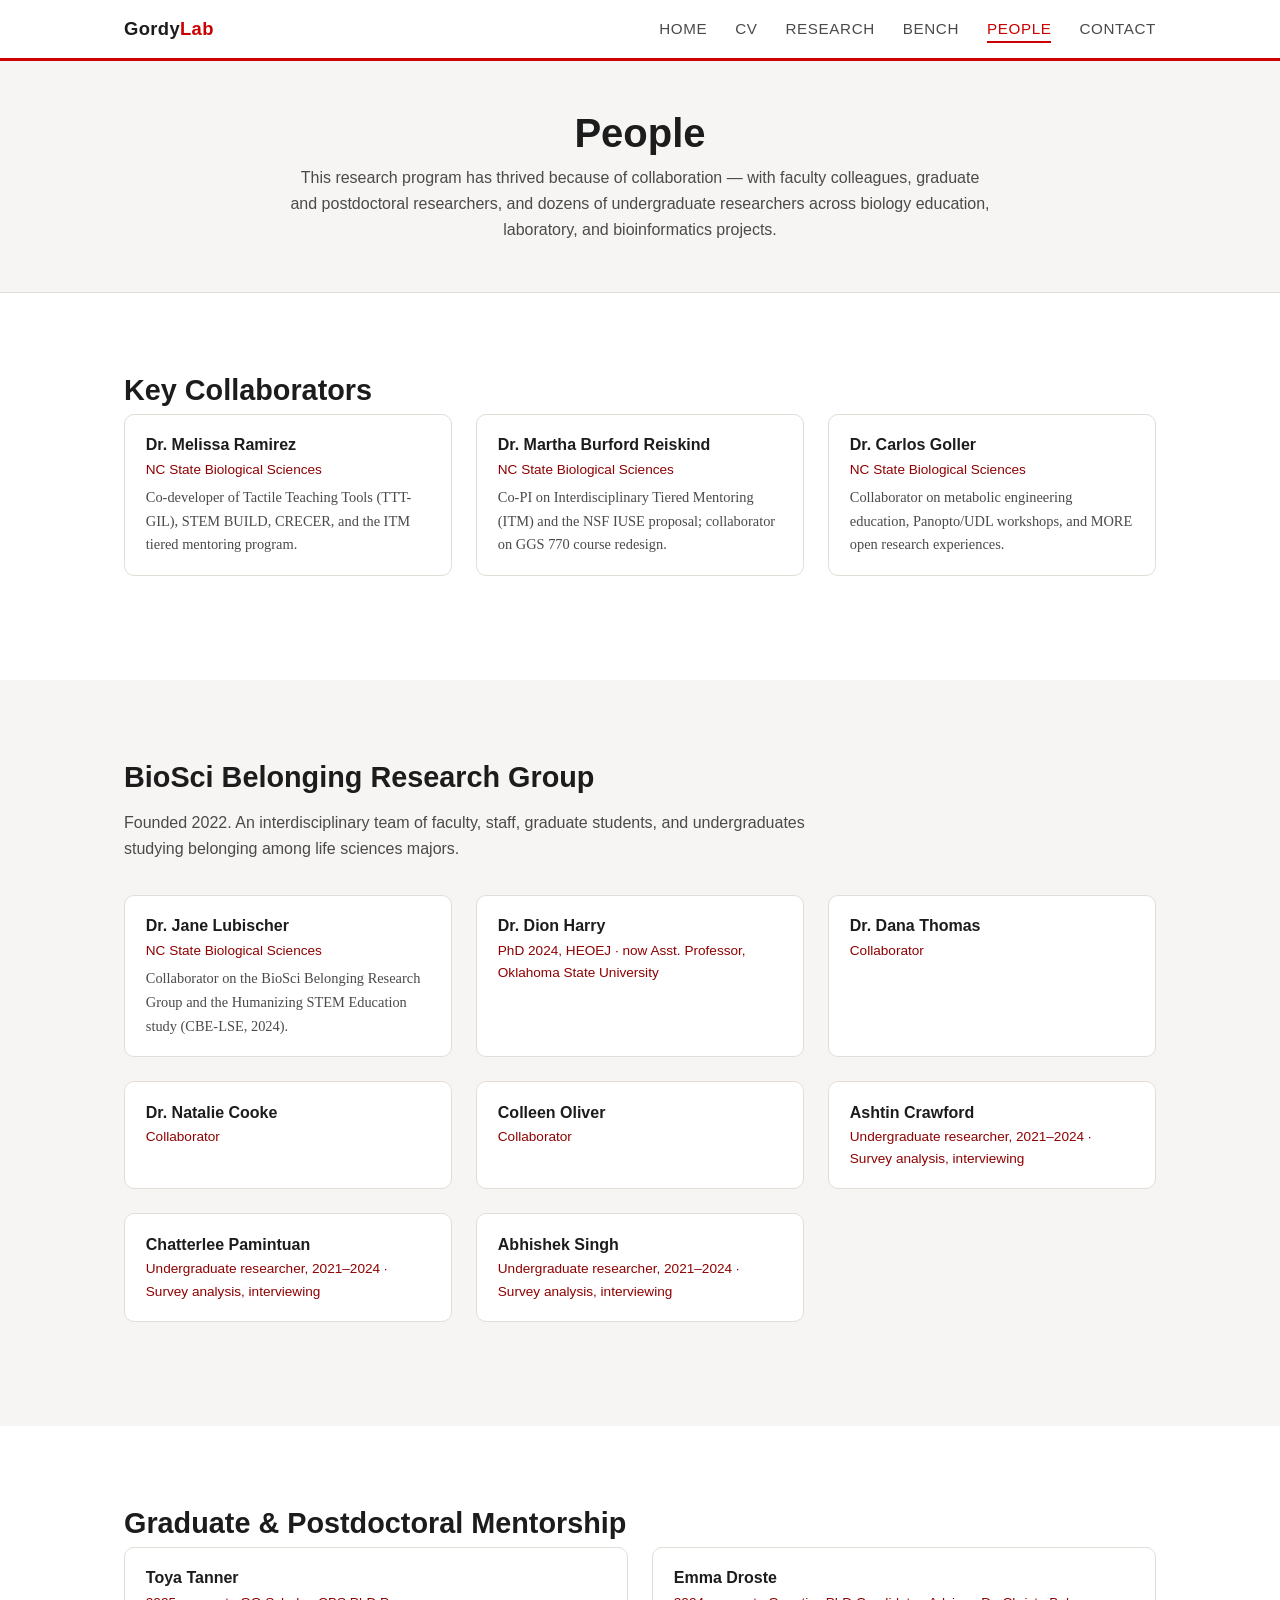
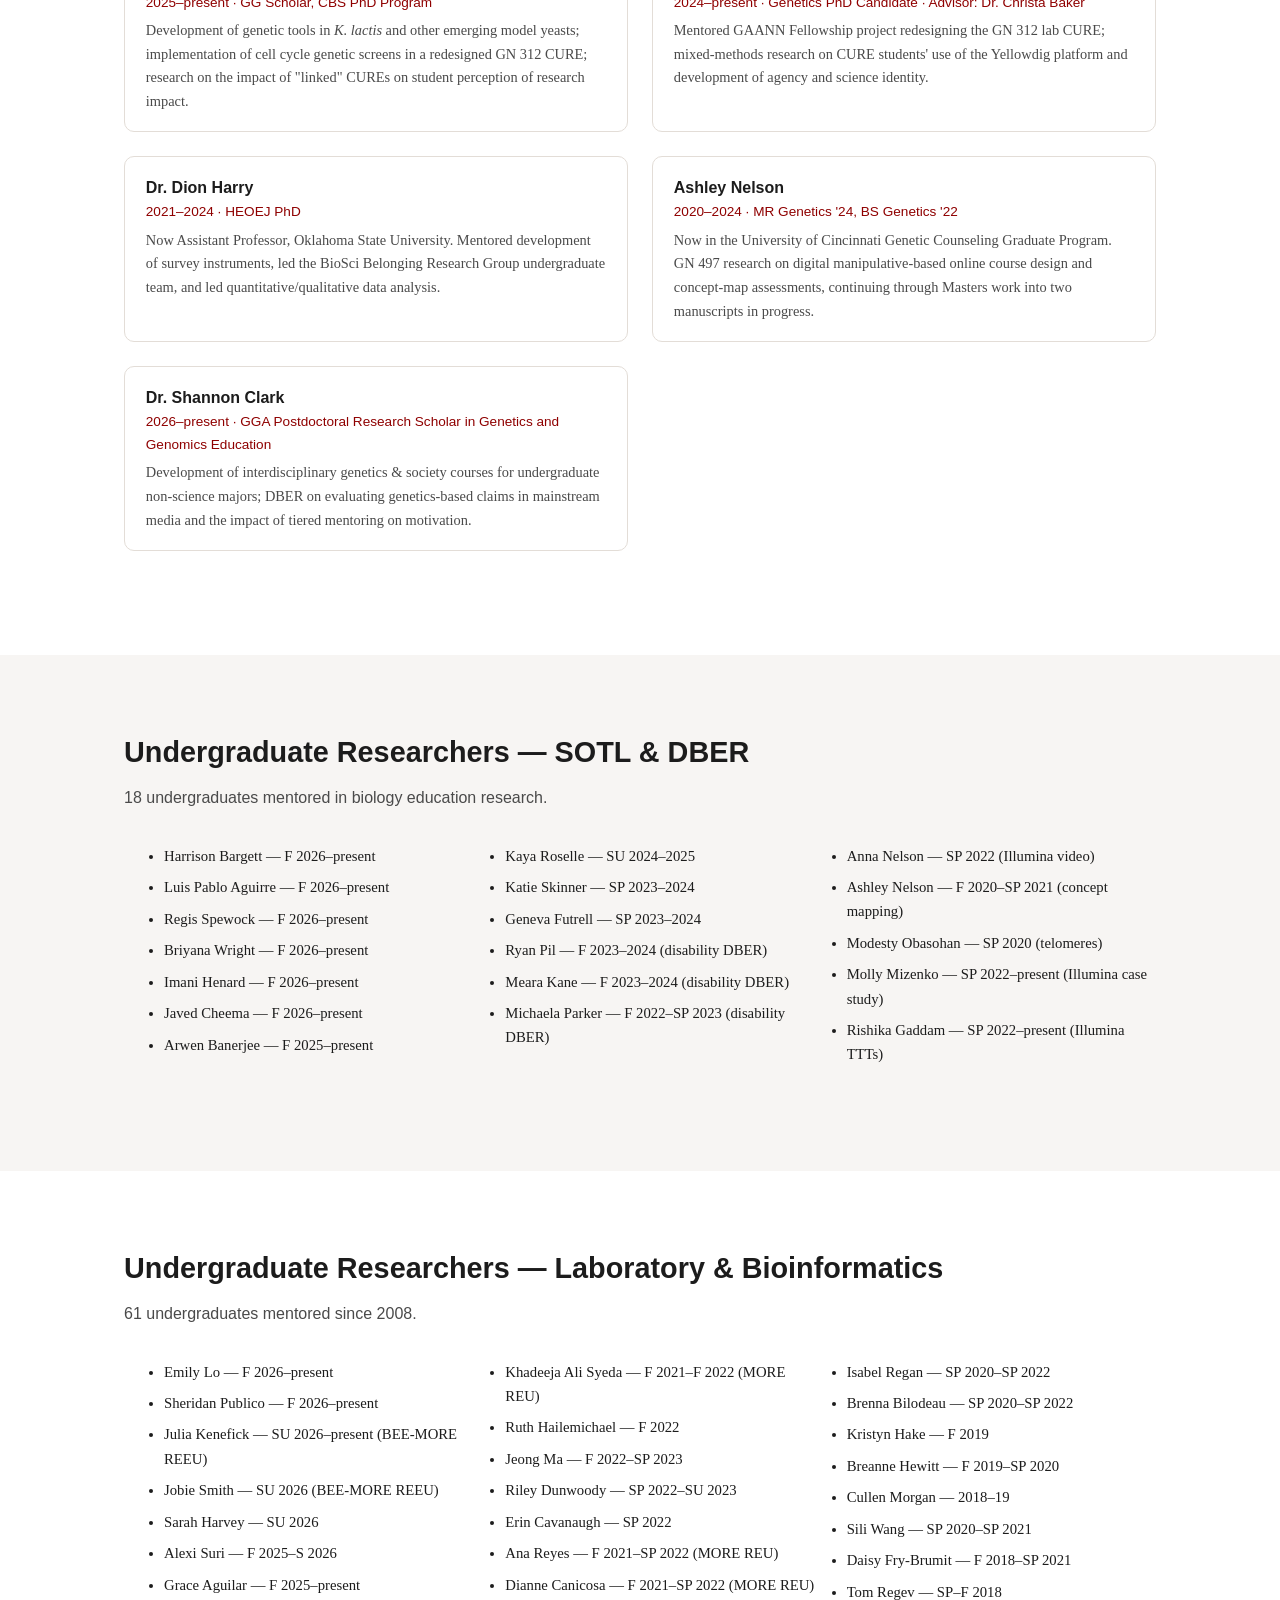
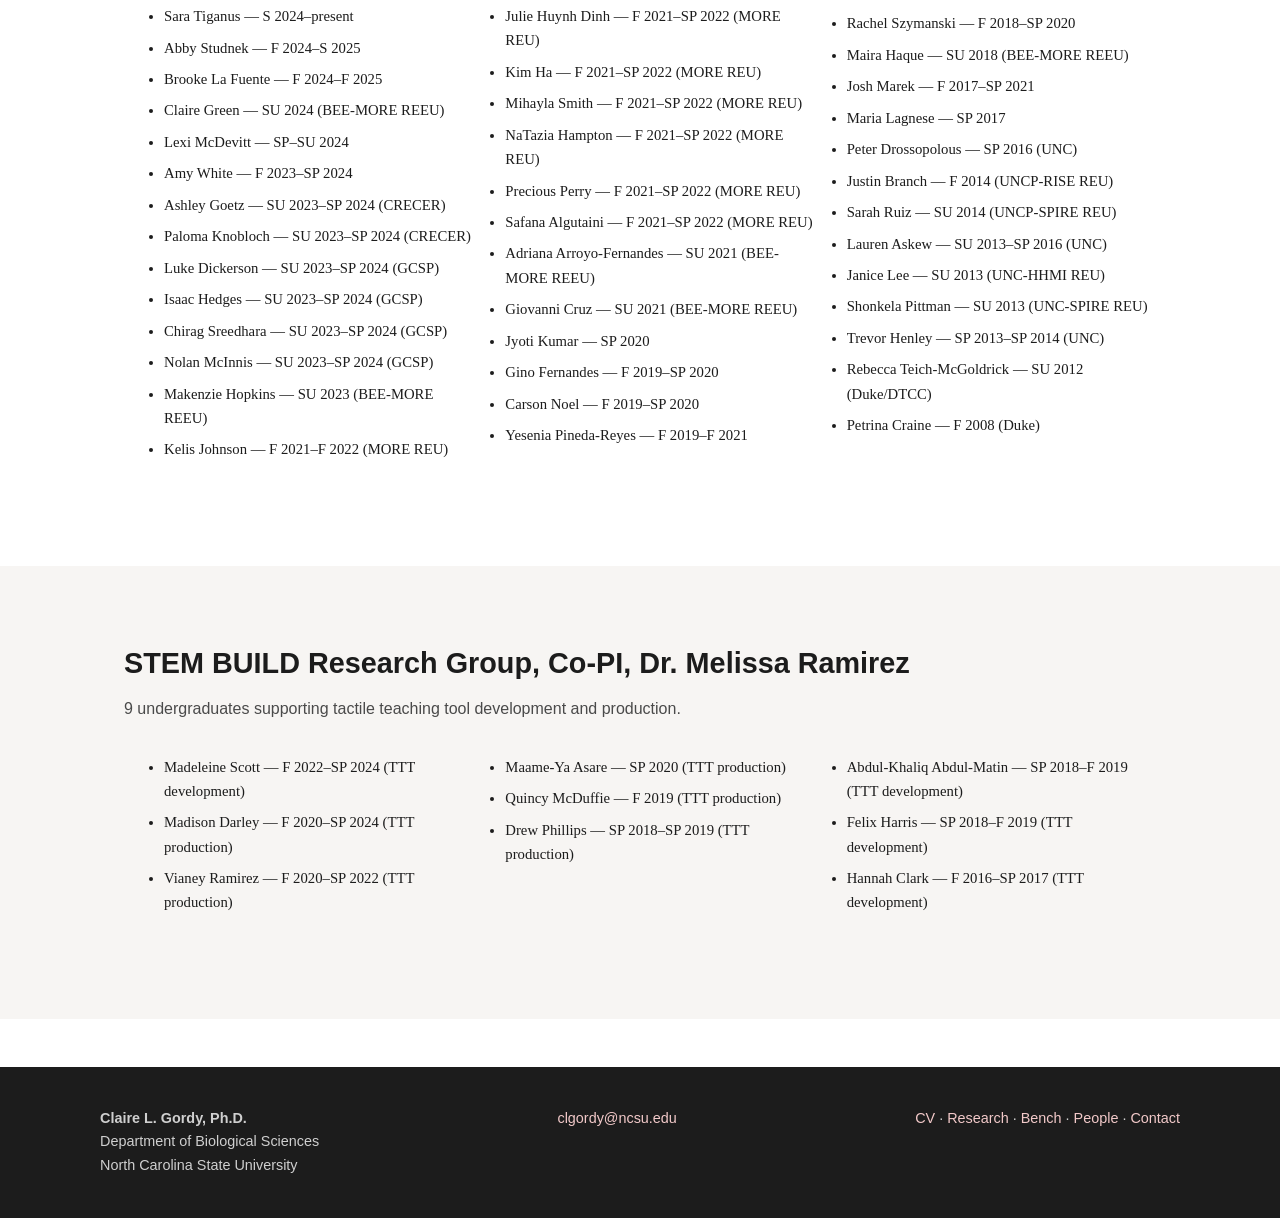
<file: people.html>
<!DOCTYPE html>
<html lang="en">
<head>
<meta charset="UTF-8">
<meta name="viewport" content="width=device-width, initial-scale=1.0">
<title>People | Claire L. Gordy, Ph.D.</title>
<meta name="description" content="Graduate, postdoctoral, and undergraduate researchers and collaborators of the Gordy biology education research program at NC State University.">
<link rel="stylesheet" href="css/style.css">
</head>
<body>

<header class="site-header">
  <nav class="nav">
    <a href="index.html" class="brand">Gordy<span>Lab</span></a>
    <button class="nav-toggle" aria-label="Toggle navigation" aria-expanded="false">&#9776;</button>
    <ul class="nav-links">
      <li><a href="index.html">Home</a></li>
      <li><a href="cv.html">CV</a></li>
      <li><a href="research.html">Research</a></li>
      <li><a href="bench.html">Bench</a></li>
      <li><a href="people.html">People</a></li>
      <li><a href="contact.html">Contact</a></li>
    </ul>
  </nav>
</header>

<section class="page-hero">
  <div class="container">
    <h1>People</h1>
    <p>
      This research program has thrived because of collaboration &mdash; with faculty
      colleagues, graduate and postdoctoral researchers, and dozens of undergraduate
      researchers across biology education, laboratory, and bioinformatics projects.
    </p>
  </div>
</section>

<section id="collaborators">
  <div class="container people-group">
    <h2 class="section-title">Key Collaborators</h2>
    <div class="grid grid-3">
      <div class="person-card">
        <div class="person-name">Dr. Melissa Ramirez</div>
        <div class="person-role">NC State Biological Sciences</div>
        <div class="person-detail">Co-developer of Tactile Teaching Tools (TTT-GIL), STEM BUILD, CRECER, and the ITM tiered mentoring program.</div>
      </div>
      <div class="person-card">
        <div class="person-name">Dr. Martha Burford Reiskind</div>
        <div class="person-role">NC State Biological Sciences</div>
        <div class="person-detail">Co-PI on Interdisciplinary Tiered Mentoring (ITM) and the NSF IUSE proposal; collaborator on GGS 770 course redesign.</div>
      </div>
      <div class="person-card">
        <div class="person-name">Dr. Carlos Goller</div>
        <div class="person-role">NC State Biological Sciences</div>
        <div class="person-detail">Collaborator on metabolic engineering education, Panopto/UDL workshops, and MORE open research experiences.</div>
      </div>
    </div>
  </div>
</section>

<section class="alt" id="belonging-group">
  <div class="container people-group">
    <h2 class="section-title">BioSci Belonging Research Group</h2>
    <p class="section-sub">Founded 2022. An interdisciplinary team of faculty, staff, graduate students, and undergraduates studying belonging among life sciences majors.</p>
    <div class="grid grid-3">
      <div class="person-card">
        <div class="person-name">Dr. Jane Lubischer</div>
        <div class="person-role">NC State Biological Sciences</div>
        <div class="person-detail">Collaborator on the BioSci Belonging Research Group and the Humanizing STEM Education study (CBE-LSE, 2024).</div>
      </div>
      <div class="person-card"><div class="person-name">Dr. Dion Harry</div><div class="person-role">PhD 2024, HEOEJ &middot; now Asst. Professor, Oklahoma State University</div></div>
      <div class="person-card"><div class="person-name">Dr. Dana Thomas</div><div class="person-role">Collaborator</div></div>
      <div class="person-card"><div class="person-name">Dr. Natalie Cooke</div><div class="person-role">Collaborator</div></div>
      <div class="person-card"><div class="person-name">Colleen Oliver</div><div class="person-role">Collaborator</div></div>
      <div class="person-card"><div class="person-name">Ashtin Crawford</div><div class="person-role">Undergraduate researcher, 2021&ndash;2024 &middot; Survey analysis, interviewing</div></div>
      <div class="person-card"><div class="person-name">Chatterlee Pamintuan</div><div class="person-role">Undergraduate researcher, 2021&ndash;2024 &middot; Survey analysis, interviewing</div></div>
      <div class="person-card"><div class="person-name">Abhishek Singh</div><div class="person-role">Undergraduate researcher, 2021&ndash;2024 &middot; Survey analysis, interviewing</div></div>
    </div>
  </div>
</section>

<section id="grad-postdoc">
  <div class="container people-group">
    <h2 class="section-title">Graduate &amp; Postdoctoral Mentorship</h2>
    <div class="grid grid-2">
      <div class="person-card">
        <div class="person-name">Toya Tanner</div>
        <div class="person-role">2025&ndash;present &middot; GG Scholar, CBS PhD Program</div>
        <div class="person-detail">Development of genetic tools in <em>K. lactis</em> and other emerging model yeasts; implementation of cell cycle genetic screens in a redesigned GN 312 CURE; research on the impact of "linked" CUREs on student perception of research impact.</div>
      </div>
      <div class="person-card">
        <div class="person-name">Emma Droste</div>
        <div class="person-role">2024&ndash;present &middot; Genetics PhD Candidate &middot; Advisor: Dr. Christa Baker</div>
        <div class="person-detail">Mentored GAANN Fellowship project redesigning the GN 312 lab CURE; mixed-methods research on CURE students' use of the Yellowdig platform and development of agency and science identity.</div>
      </div>
      <div class="person-card">
        <div class="person-name">Dr. Dion Harry</div>
        <div class="person-role">2021&ndash;2024 &middot; HEOEJ PhD</div>
        <div class="person-detail">Now Assistant Professor, Oklahoma State University. Mentored development of survey instruments, led the BioSci Belonging Research Group undergraduate team, and led quantitative/qualitative data analysis.</div>
      </div>
      <div class="person-card">
        <div class="person-name">Ashley Nelson</div>
        <div class="person-role">2020&ndash;2024 &middot; MR Genetics '24, BS Genetics '22</div>
        <div class="person-detail">Now in the University of Cincinnati Genetic Counseling Graduate Program. GN 497 research on digital manipulative-based online course design and concept-map assessments, continuing through Masters work into two manuscripts in progress.</div>
      </div>
      <div class="person-card">
        <div class="person-name">Dr. Shannon Clark</div>
        <div class="person-role">2026&ndash;present &middot; GGA Postdoctoral Research Scholar in Genetics and Genomics Education</div>
        <div class="person-detail">Development of interdisciplinary genetics &amp; society courses for undergraduate non-science majors; DBER on evaluating genetics-based claims in mainstream media and the impact of tiered mentoring on motivation.</div>
      </div>
    </div>
  </div>
</section>

<section class="alt" id="undergrad-sotl">
  <div class="container people-group">
    <h2 class="section-title">Undergraduate Researchers — SOTL &amp; DBER</h2>
    <p class="section-sub">18 undergraduates mentored in biology education research.</p>
    <ul class="roster">
      <li>Harrison Bargett — F 2026–present</li>
      <li>Luis Pablo Aguirre — F 2026–present</li>
      <li>Regis Spewock — F 2026–present</li>
      <li>Briyana Wright — F 2026–present</li>
      <li>Imani Henard — F 2026–present</li>
      <li>Javed Cheema — F 2026–present</li>
      <li>Arwen Banerjee — F 2025–present</li>
      <li>Kaya Roselle — SU 2024–2025</li>
      <li>Katie Skinner — SP 2023–2024</li>
      <li>Geneva Futrell — SP 2023–2024</li>
      <li>Ryan Pil — F 2023–2024 (disability DBER)</li>
      <li>Meara Kane — F 2023–2024 (disability DBER)</li>
      <li>Michaela Parker — F 2022–SP 2023 (disability DBER)</li>
      <li>Anna Nelson — SP 2022 (Illumina video)</li>
      <li>Ashley Nelson — F 2020–SP 2021 (concept mapping)</li>
      <li>Modesty Obasohan — SP 2020 (telomeres)</li>
      <li>Molly Mizenko — SP 2022–present (Illumina case study)</li>
      <li>Rishika Gaddam — SP 2022–present (Illumina TTTs)</li>
    </ul>
  </div>
</section>

<section id="undergrad-lab">
  <div class="container people-group">
    <h2 class="section-title">Undergraduate Researchers — Laboratory &amp; Bioinformatics</h2>
    <p class="section-sub">61 undergraduates mentored since 2008.</p>
    <ul class="roster">
      <li>Emily Lo — F 2026–present</li>
      <li>Sheridan Publico — F 2026–present</li>
      <li>Julia Kenefick — SU 2026–present (BEE-MORE REEU)</li>
      <li>Jobie Smith — SU 2026 (BEE-MORE REEU)</li>
      <li>Sarah Harvey — SU 2026</li>
      <li>Alexi Suri — F 2025–S 2026</li>
      <li>Grace Aguilar — F 2025–present</li>
      <li>Sara Tiganus — S 2024–present</li>
      <li>Abby Studnek — F 2024–S 2025</li>
      <li>Brooke La Fuente — F 2024–F 2025</li>
      <li>Claire Green — SU 2024 (BEE-MORE REEU)</li>
      <li>Lexi McDevitt — SP–SU 2024</li>
      <li>Amy White — F 2023–SP 2024</li>
      <li>Ashley Goetz — SU 2023–SP 2024 (CRECER)</li>
      <li>Paloma Knobloch — SU 2023–SP 2024 (CRECER)</li>
      <li>Luke Dickerson — SU 2023–SP 2024 (GCSP)</li>
      <li>Isaac Hedges — SU 2023–SP 2024 (GCSP)</li>
      <li>Chirag Sreedhara — SU 2023–SP 2024 (GCSP)</li>
      <li>Nolan McInnis — SU 2023–SP 2024 (GCSP)</li>
      <li>Makenzie Hopkins — SU 2023 (BEE-MORE REEU)</li>
      <li>Kelis Johnson — F 2021–F 2022 (MORE REU)</li>
      <li>Khadeeja Ali Syeda — F 2021–F 2022 (MORE REU)</li>
      <li>Ruth Hailemichael — F 2022</li>
      <li>Jeong Ma — F 2022–SP 2023</li>
      <li>Riley Dunwoody — SP 2022–SU 2023</li>
      <li>Erin Cavanaugh — SP 2022</li>
      <li>Ana Reyes — F 2021–SP 2022 (MORE REU)</li>
      <li>Dianne Canicosa — F 2021–SP 2022 (MORE REU)</li>
      <li>Julie Huynh Dinh — F 2021–SP 2022 (MORE REU)</li>
      <li>Kim Ha — F 2021–SP 2022 (MORE REU)</li>
      <li>Mihayla Smith — F 2021–SP 2022 (MORE REU)</li>
      <li>NaTazia Hampton — F 2021–SP 2022 (MORE REU)</li>
      <li>Precious Perry — F 2021–SP 2022 (MORE REU)</li>
      <li>Safana Algutaini — F 2021–SP 2022 (MORE REU)</li>
      <li>Adriana Arroyo-Fernandes — SU 2021 (BEE-MORE REEU)</li>
      <li>Giovanni Cruz — SU 2021 (BEE-MORE REEU)</li>
      <li>Jyoti Kumar — SP 2020</li>
      <li>Gino Fernandes — F 2019–SP 2020</li>
      <li>Carson Noel — F 2019–SP 2020</li>
      <li>Yesenia Pineda-Reyes — F 2019–F 2021</li>
      <li>Isabel Regan — SP 2020–SP 2022</li>
      <li>Brenna Bilodeau — SP 2020–SP 2022</li>
      <li>Kristyn Hake — F 2019</li>
      <li>Breanne Hewitt — F 2019–SP 2020</li>
      <li>Cullen Morgan — 2018&ndash;19</li>
      <li>Sili Wang — SP 2020–SP 2021</li>
      <li>Daisy Fry-Brumit — F 2018–SP 2021</li>
      <li>Tom Regev — SP–F 2018</li>
      <li>Rachel Szymanski — F 2018–SP 2020</li>
      <li>Maira Haque — SU 2018 (BEE-MORE REEU)</li>
      <li>Josh Marek — F 2017–SP 2021</li>
      <li>Maria Lagnese — SP 2017</li>
      <li>Peter Drossopolous — SP 2016 (UNC)</li>
      <li>Justin Branch — F 2014 (UNCP-RISE REU)</li>
      <li>Sarah Ruiz — SU 2014 (UNCP-SPIRE REU)</li>
      <li>Lauren Askew — SU 2013–SP 2016 (UNC)</li>
      <li>Janice Lee — SU 2013 (UNC-HHMI REU)</li>
      <li>Shonkela Pittman — SU 2013 (UNC-SPIRE REU)</li>
      <li>Trevor Henley — SP 2013–SP 2014 (UNC)</li>
      <li>Rebecca Teich-McGoldrick — SU 2012 (Duke/DTCC)</li>
      <li>Petrina Craine — F 2008 (Duke)</li>
    </ul>
  </div>
</section>

<section class="alt" id="undergrad-groups">
  <div class="container people-group">
    <h2 class="section-title">STEM BUILD Research Group, Co-PI, Dr. Melissa Ramirez</h2>
    <p class="section-sub">9 undergraduates supporting tactile teaching tool development and production.</p>
    <ul class="roster">
      <li>Madeleine Scott — F 2022–SP 2024 (TTT development)</li>
      <li>Madison Darley — F 2020–SP 2024 (TTT production)</li>
      <li>Vianey Ramirez — F 2020–SP 2022 (TTT production)</li>
      <li>Maame-Ya Asare — SP 2020 (TTT production)</li>
      <li>Quincy McDuffie — F 2019 (TTT production)</li>
      <li>Drew Phillips — SP 2018–SP 2019 (TTT production)</li>
      <li>Abdul-Khaliq Abdul-Matin — SP 2018–F 2019 (TTT development)</li>
      <li>Felix Harris — SP 2018–F 2019 (TTT development)</li>
      <li>Hannah Clark — F 2016–SP 2017 (TTT development)</li>
    </ul>
  </div>
</section>

<footer class="site-footer">
  <div class="footer-inner">
    <div>
      <strong>Claire L. Gordy, Ph.D.</strong><br>
      Department of Biological Sciences<br>
      North Carolina State University
    </div>
    <div>
      <a href="mailto:clgordy@ncsu.edu">clgordy@ncsu.edu</a>
    </div>
    <div>
      <a href="cv.html">CV</a> &middot;
      <a href="research.html">Research</a> &middot;
      <a href="bench.html">Bench</a> &middot;
      <a href="people.html">People</a> &middot;
      <a href="contact.html">Contact</a>
    </div>
  </div>
</footer>

<script src="js/main.js"></script>
</body>
</html>
</file>
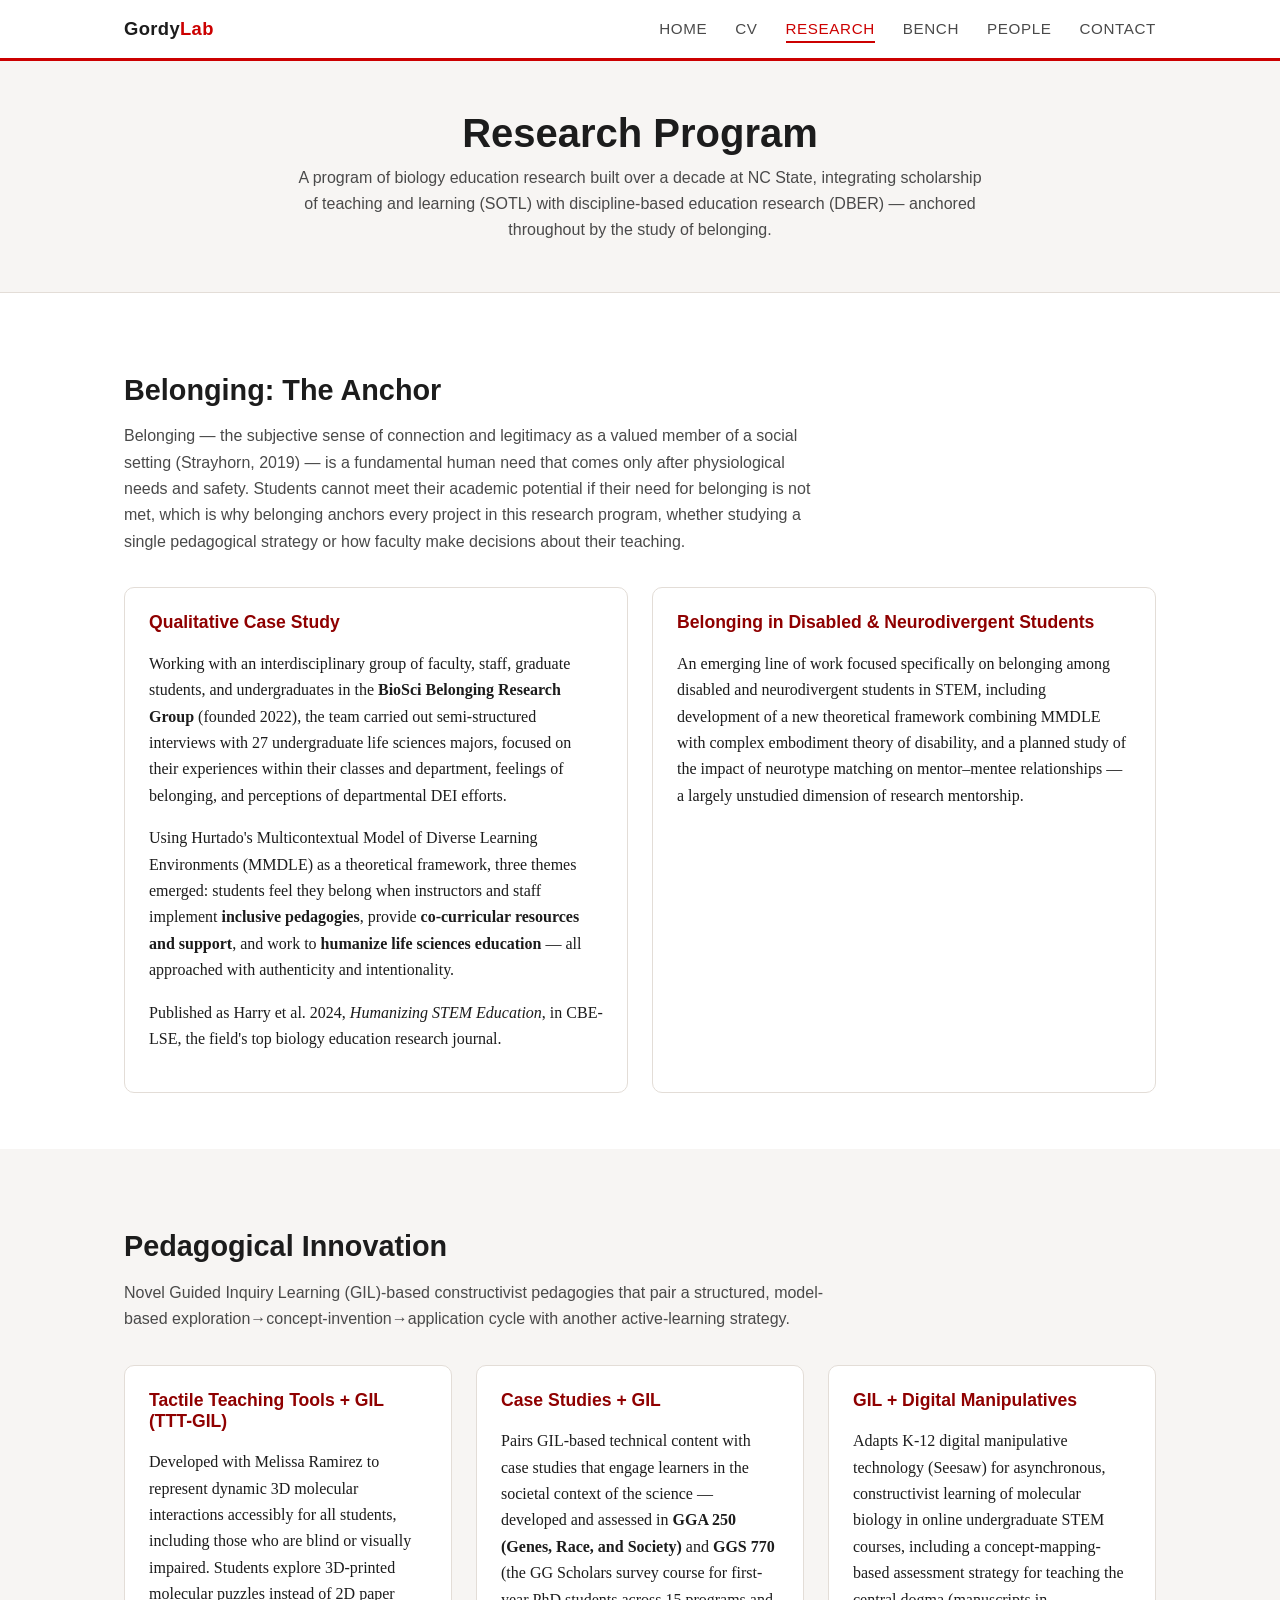
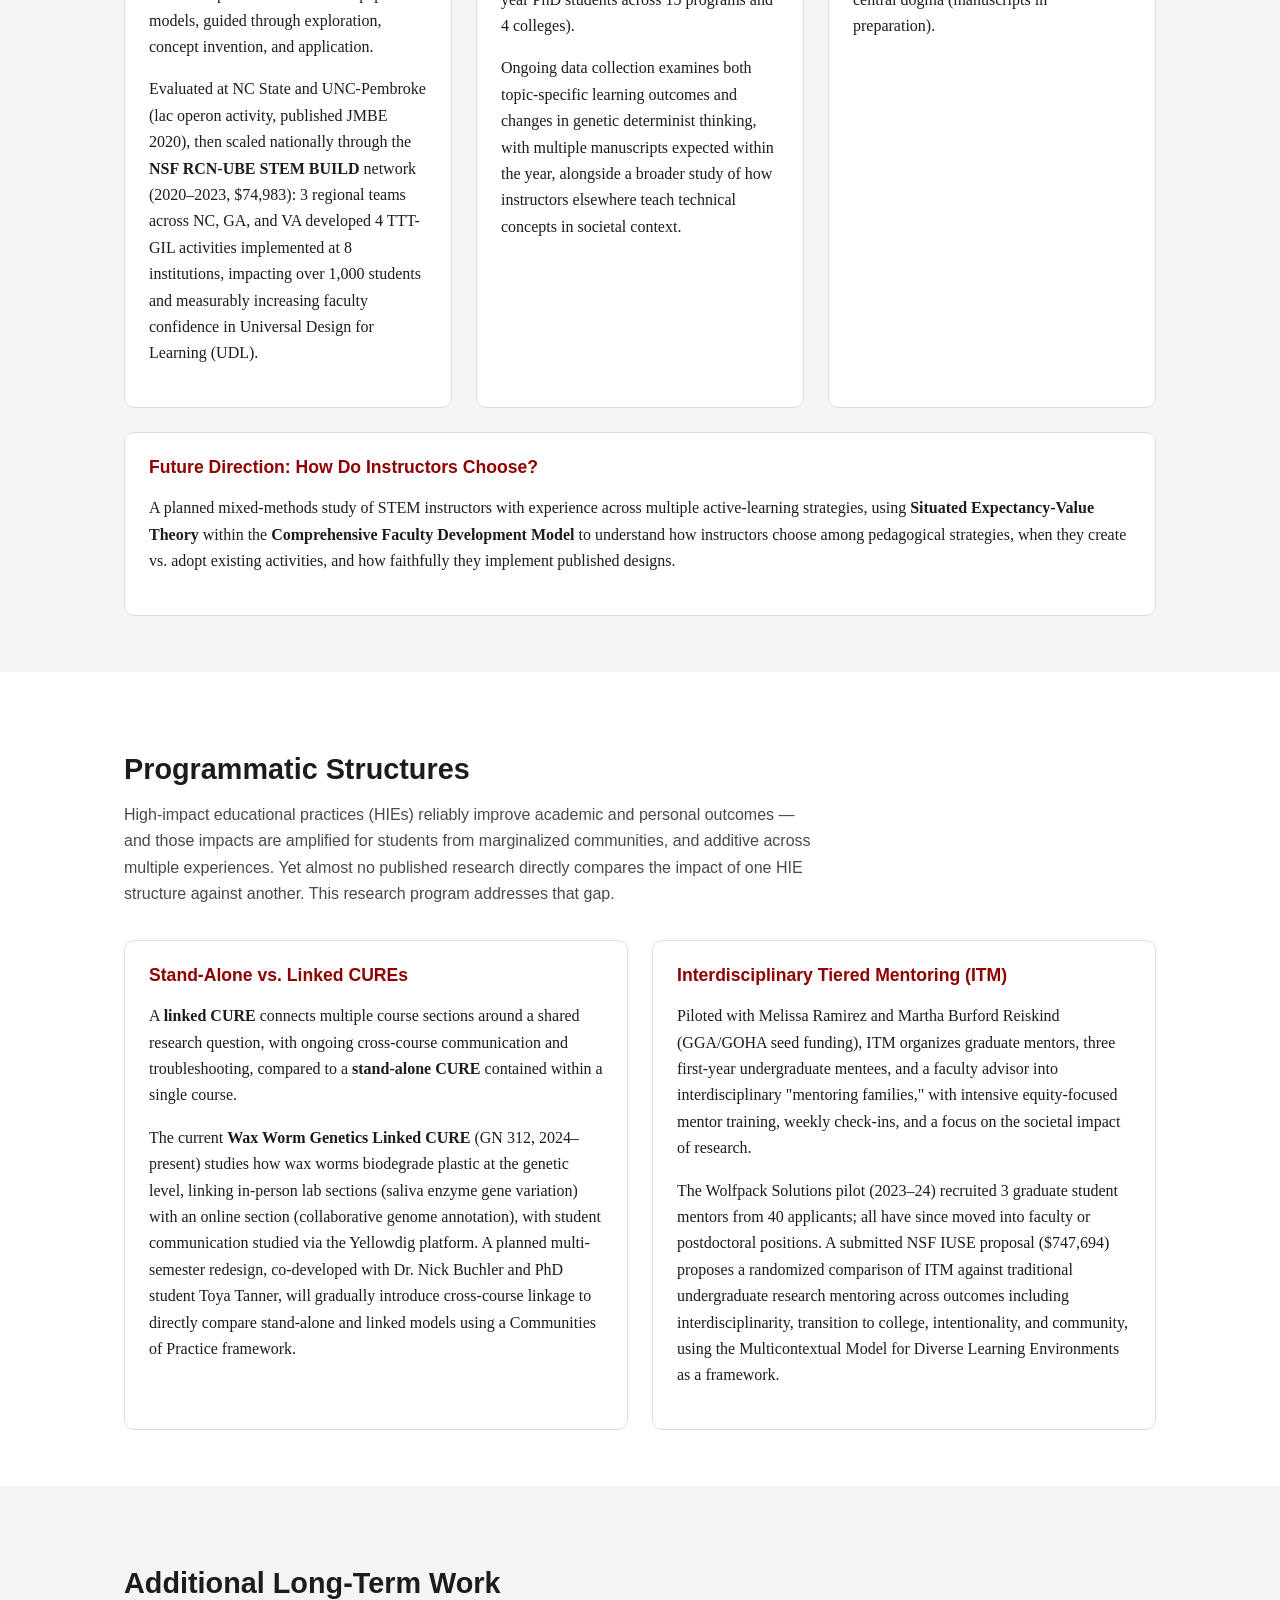
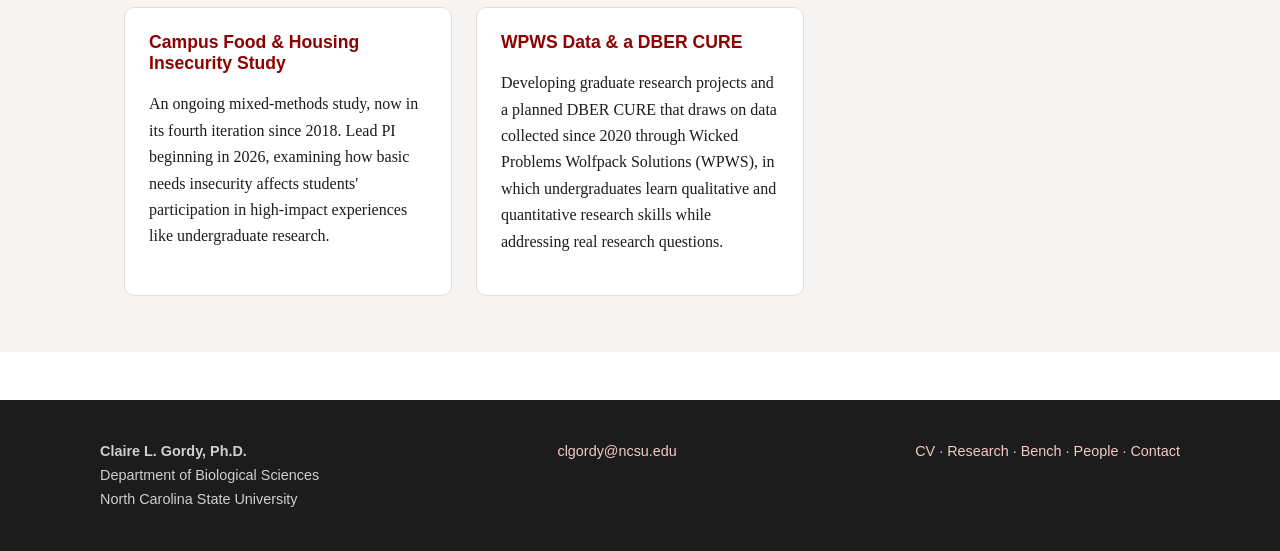
<file: research.html>
<!DOCTYPE html>
<html lang="en">
<head>
<meta charset="UTF-8">
<meta name="viewport" content="width=device-width, initial-scale=1.0">
<title>Research | Claire L. Gordy, Ph.D.</title>
<meta name="description" content="Biology education research program of Claire L. Gordy, Ph.D. — belonging, pedagogical innovation, and programmatic structures in STEM education.">
<link rel="stylesheet" href="css/style.css">
</head>
<body>

<header class="site-header">
  <nav class="nav">
    <a href="index.html" class="brand">Gordy<span>Lab</span></a>
    <button class="nav-toggle" aria-label="Toggle navigation" aria-expanded="false">&#9776;</button>
    <ul class="nav-links">
      <li><a href="index.html">Home</a></li>
      <li><a href="cv.html">CV</a></li>
      <li><a href="research.html">Research</a></li>
      <li><a href="bench.html">Bench</a></li>
      <li><a href="people.html">People</a></li>
      <li><a href="contact.html">Contact</a></li>
    </ul>
  </nav>
</header>

<section class="page-hero">
  <div class="container">
    <h1>Research Program</h1>
    <p>
      A program of biology education research built over a decade at NC State, integrating
      scholarship of teaching and learning (SOTL) with discipline-based education research
      (DBER) &mdash; anchored throughout by the study of belonging.
    </p>
  </div>
</section>

<section id="belonging">
  <div class="container">
    <h2 class="section-title">Belonging: The Anchor</h2>
    <p class="section-sub">
      Belonging &mdash; the subjective sense of connection and legitimacy as a valued member of
      a social setting (Strayhorn, 2019) &mdash; is a fundamental human need that comes only
      after physiological needs and safety. Students cannot meet their academic potential if
      their need for belonging is not met, which is why belonging anchors every project in
      this research program, whether studying a single pedagogical strategy or how faculty
      make decisions about their teaching.
    </p>
    <div class="grid grid-2">
      <div class="card">
        <h3>Qualitative Case Study</h3>
        <p>
          Working with an interdisciplinary group of faculty, staff, graduate students, and
          undergraduates in the <strong>BioSci Belonging Research Group</strong> (founded
          2022), the team carried out semi-structured interviews with 27 undergraduate life
          sciences majors, focused on their experiences within their classes and department,
          feelings of belonging, and perceptions of departmental DEI efforts.
        </p>
        <p>
          Using Hurtado's Multicontextual Model of Diverse Learning Environments (MMDLE) as a
          theoretical framework, three themes emerged: students feel they belong when
          instructors and staff implement <strong>inclusive pedagogies</strong>, provide
          <strong>co-curricular resources and support</strong>, and work to
          <strong>humanize life sciences education</strong> &mdash; all approached with
          authenticity and intentionality.
        </p>
        <p>
          Published as Harry et al. 2024, <em>Humanizing STEM Education</em>, in CBE-LSE, the
          field's top biology education research journal.
        </p>
      </div>
      <div class="card">
        <h3>Belonging in Disabled &amp; Neurodivergent Students</h3>
        <p>
          An emerging line of work focused specifically on belonging among disabled and
          neurodivergent students in STEM, including development of a new theoretical
          framework combining MMDLE with complex embodiment theory of disability, and a
          planned study of the impact of neurotype matching on mentor&ndash;mentee
          relationships &mdash; a largely unstudied dimension of research mentorship.
        </p>
      </div>
    </div>
  </div>
</section>

<section class="alt" id="pedagogical-innovation">
  <div class="container">
    <h2 class="section-title">Pedagogical Innovation</h2>
    <p class="section-sub">
      Novel Guided Inquiry Learning (GIL)-based constructivist pedagogies that pair a
      structured, model-based exploration&rarr;concept-invention&rarr;application cycle with
      another active-learning strategy.
    </p>

    <div class="grid grid-3">
      <div class="card">
        <h3>Tactile Teaching Tools + GIL (TTT-GIL)</h3>
        <p>
          Developed with Melissa Ramirez to represent dynamic 3D molecular interactions
          accessibly for all students, including those who are blind or visually impaired.
          Students explore 3D-printed molecular puzzles instead of 2D paper models, guided
          through exploration, concept invention, and application.
        </p>
        <p>
          Evaluated at NC State and UNC-Pembroke (lac operon activity, published JMBE 2020),
          then scaled nationally through the <strong>NSF RCN-UBE STEM BUILD</strong> network
          (2020&ndash;2023, $74,983): 3 regional teams across NC, GA, and VA developed 4
          TTT-GIL activities implemented at 8 institutions, impacting over 1,000 students and
          measurably increasing faculty confidence in Universal Design for Learning (UDL).
        </p>
      </div>
      <div class="card">
        <h3>Case Studies + GIL</h3>
        <p>
          Pairs GIL-based technical content with case studies that engage learners in the
          societal context of the science &mdash; developed and assessed in
          <strong>GGA 250 (Genes, Race, and Society)</strong> and <strong>GGS 770</strong>
          (the GG Scholars survey course for first-year PhD students across 15 programs and 4
          colleges).
        </p>
        <p>
          Ongoing data collection examines both topic-specific learning outcomes and changes
          in genetic determinist thinking, with multiple manuscripts expected within the year,
          alongside a broader study of how instructors elsewhere teach technical concepts in
          societal context.
        </p>
      </div>
      <div class="card">
        <h3>GIL + Digital Manipulatives</h3>
        <p>
          Adapts K-12 digital manipulative technology (Seesaw) for asynchronous, constructivist
          learning of molecular biology in online undergraduate STEM courses, including a
          concept-mapping-based assessment strategy for teaching the central dogma
          (manuscripts in preparation).
        </p>
      </div>
    </div>

    <div class="card" style="margin-top:1.5rem;">
      <h3>Future Direction: How Do Instructors Choose?</h3>
      <p>
        A planned mixed-methods study of STEM instructors with experience across multiple
        active-learning strategies, using <strong>Situated Expectancy-Value Theory</strong>
        within the <strong>Comprehensive Faculty Development Model</strong> to understand how
        instructors choose among pedagogical strategies, when they create vs. adopt existing
        activities, and how faithfully they implement published designs.
      </p>
    </div>
  </div>
</section>

<section id="programmatic-structures">
  <div class="container">
    <h2 class="section-title">Programmatic Structures</h2>
    <p class="section-sub">
      High-impact educational practices (HIEs) reliably improve academic and personal
      outcomes &mdash; and those impacts are amplified for students from marginalized
      communities, and additive across multiple experiences. Yet almost no published research
      directly compares the impact of one HIE structure against another. This research
      program addresses that gap.
    </p>

    <div class="grid grid-2">
      <div class="card">
        <h3>Stand-Alone vs. Linked CUREs</h3>
        <p>
          A <strong>linked CURE</strong> connects multiple course sections around a shared
          research question, with ongoing cross-course communication and troubleshooting,
          compared to a <strong>stand-alone CURE</strong> contained within a single course.
        </p>
        <p>
          The current <strong>Wax Worm Genetics Linked CURE</strong> (GN 312, 2024&ndash;present)
          studies how wax worms biodegrade plastic at the genetic level, linking in-person lab
          sections (saliva enzyme gene variation) with an online section (collaborative genome
          annotation), with student communication studied via the Yellowdig platform. A planned
          multi-semester redesign, co-developed with Dr. Nick Buchler and PhD student Toya
          Tanner, will gradually introduce cross-course linkage to directly compare stand-alone
          and linked models using a Communities of Practice framework.
        </p>
      </div>
      <div class="card">
        <h3>Interdisciplinary Tiered Mentoring (ITM)</h3>
        <p>
          Piloted with Melissa Ramirez and Martha Burford Reiskind (GGA/GOHA seed funding),
          ITM organizes graduate mentors, three first-year undergraduate mentees, and a
          faculty advisor into interdisciplinary "mentoring families," with intensive
          equity-focused mentor training, weekly check-ins, and a focus on the societal impact
          of research.
        </p>
        <p>
          The Wolfpack Solutions pilot (2023&ndash;24) recruited 3 graduate student mentors
          from 40 applicants; all have since moved into faculty or postdoctoral positions. A
          submitted NSF IUSE proposal ($747,694) proposes a randomized comparison of ITM
          against traditional undergraduate research mentoring across outcomes including
          interdisciplinarity, transition to college, intentionality, and community, using the
          Multicontextual Model for Diverse Learning Environments as a framework.
        </p>
      </div>
    </div>
  </div>
</section>

<section class="alt" id="additional-work">
  <div class="container">
    <h2 class="section-title">Additional Long-Term Work</h2>
    <div class="grid grid-3">
      <div class="card">
        <h3>Campus Food &amp; Housing Insecurity Study</h3>
        <p>
          An ongoing mixed-methods study, now in its fourth iteration since 2018. Lead PI
          beginning in 2026, examining how basic needs insecurity affects students'
          participation in high-impact experiences like undergraduate research.
        </p>
      </div>
      <div class="card">
        <h3>WPWS Data &amp; a DBER CURE</h3>
        <p>
          Developing graduate research projects and a planned DBER CURE that draws on data
          collected since 2020 through Wicked Problems Wolfpack Solutions (WPWS), in which
          undergraduates learn qualitative and quantitative research skills while addressing
          real research questions.
        </p>
      </div>
    </div>
  </div>
</section>

<footer class="site-footer">
  <div class="footer-inner">
    <div>
      <strong>Claire L. Gordy, Ph.D.</strong><br>
      Department of Biological Sciences<br>
      North Carolina State University
    </div>
    <div>
      <a href="mailto:clgordy@ncsu.edu">clgordy@ncsu.edu</a>
    </div>
    <div>
      <a href="cv.html">CV</a> &middot;
      <a href="research.html">Research</a> &middot;
      <a href="bench.html">Bench</a> &middot;
      <a href="people.html">People</a> &middot;
      <a href="contact.html">Contact</a>
    </div>
  </div>
</footer>

<script src="js/main.js"></script>
</body>
</html>
</file>
<file: css/style.css>
/* ===== Gordy Lab site styles ===== */
:root {
  --red: #cc0000;
  --red-dark: #8f0000;
  --ink: #1c1c1c;
  --ink-soft: #4a4a4a;
  --paper: #ffffff;
  --paper-soft: #f7f5f3;
  --border: #e3ddd7;
  --max-width: 1080px;
  --radius: 10px;
  font-size: 16px;
}

* { box-sizing: border-box; }

html { scroll-behavior: smooth; }

body {
  margin: 0;
  font-family: "Georgia", "Iowan Old Style", "Palatino Linotype", serif;
  color: var(--ink);
  background: var(--paper);
  line-height: 1.65;
}

h1, h2, h3, h4 {
  font-family: "Helvetica Neue", Arial, sans-serif;
  line-height: 1.2;
  color: var(--ink);
}

a { color: var(--red-dark); text-decoration: none; }
a:hover { text-decoration: underline; }

img { max-width: 100%; display: block; }

.container {
  max-width: var(--max-width);
  margin: 0 auto;
  padding: 0 1.5rem;
}

/* ---- Header / Nav ---- */
.site-header {
  position: sticky;
  top: 0;
  z-index: 100;
  background: var(--paper);
  border-bottom: 3px solid var(--red);
}

.nav {
  display: flex;
  align-items: center;
  justify-content: space-between;
  padding: 0.85rem 1.5rem;
  max-width: var(--max-width);
  margin: 0 auto;
}

.brand {
  font-family: "Helvetica Neue", Arial, sans-serif;
  font-weight: 700;
  font-size: 1.15rem;
  color: var(--ink);
  letter-spacing: 0.02em;
}
.brand span { color: var(--red); }
.brand:hover { text-decoration: none; }

.nav-toggle {
  display: none;
  background: none;
  border: none;
  font-size: 1.6rem;
  cursor: pointer;
  color: var(--ink);
}

.nav-links {
  display: flex;
  gap: 1.75rem;
  list-style: none;
  margin: 0;
  padding: 0;
  font-family: "Helvetica Neue", Arial, sans-serif;
  font-size: 0.95rem;
  text-transform: uppercase;
  letter-spacing: 0.04em;
}

.nav-links a {
  color: var(--ink-soft);
  padding-bottom: 4px;
  border-bottom: 2px solid transparent;
}

.nav-links a:hover,
.nav-links a[aria-current="page"] {
  color: var(--red);
  text-decoration: none;
  border-bottom-color: var(--red);
}

/* ---- Hero ---- */
.hero {
  background: linear-gradient(135deg, var(--red-dark) 0%, var(--red) 100%);
  color: #fff;
  padding: 5rem 1.5rem 4.5rem;
  text-align: center;
}

.hero-eyebrow {
  font-family: "Helvetica Neue", Arial, sans-serif;
  text-transform: uppercase;
  letter-spacing: 0.15em;
  font-size: 0.85rem;
  opacity: 0.85;
  margin-bottom: 0.75rem;
}

.hero h1 {
  color: #fff;
  font-size: clamp(2.2rem, 5vw, 3.2rem);
  margin: 0 0 0.75rem;
}

.hero p.lede {
  max-width: 680px;
  margin: 0 auto 2rem;
  font-family: "Helvetica Neue", Arial, sans-serif;
  font-size: 1.1rem;
  opacity: 0.95;
}

.hero-actions {
  display: flex;
  gap: 1rem;
  justify-content: center;
  flex-wrap: wrap;
}

.btn {
  display: inline-block;
  font-family: "Helvetica Neue", Arial, sans-serif;
  font-weight: 600;
  padding: 0.75rem 1.5rem;
  border-radius: 999px;
  border: 2px solid #fff;
  transition: background 0.15s ease, color 0.15s ease;
}

.btn-primary {
  background: #fff;
  color: var(--red-dark);
}
.btn-primary:hover { background: transparent; color: #fff; text-decoration: none; }

.btn-ghost {
  background: transparent;
  color: #fff;
}
.btn-ghost:hover { background: #fff; color: var(--red-dark); text-decoration: none; }
.lab-hub-actions .btn-primary { background: var(--red); border-color: var(--red); color: #fff; }
.lab-hub-actions .btn-primary:hover { background: var(--red-dark); border-color: var(--red-dark); }
.lab-hub-actions .btn-ghost { color: var(--red-dark); border-color: var(--red); }
.lab-hub-actions .btn-ghost:hover { background: var(--red); color: #fff; }

/* subpage hero (smaller) */
.page-hero {
  background: var(--paper-soft);
  border-bottom: 1px solid var(--border);
  padding: 3rem 1.5rem;
  text-align: center;
}
.page-hero h1 { font-size: clamp(1.8rem, 4vw, 2.5rem); margin: 0 0 0.5rem; }
.page-hero p { color: var(--ink-soft); max-width: 700px; margin: 0 auto; font-family: "Helvetica Neue", Arial, sans-serif; }

/* ---- Graduate recruitment ---- */
.recruitment-callout {
  padding: 1.5rem 0;
  background: #fff3f1;
  border-bottom: 1px solid var(--border);
}
.recruitment-inner {
  display: flex;
  align-items: center;
  justify-content: space-between;
  gap: 1.5rem;
}
.recruitment-inner h2 {
  margin: 0 0 0.35rem;
  color: var(--red-dark);
  font-size: 1.25rem;
}
.recruitment-inner p {
  margin: 0;
  max-width: 740px;
}
.recruitment-inner .btn {
  flex-shrink: 0;
  border-color: var(--red);
  color: var(--red-dark);
}
.recruitment-inner .btn:hover {
  background: var(--red);
  color: #fff;
  text-decoration: none;
}
@media (max-width: 720px) {
  .recruitment-inner { align-items: flex-start; flex-direction: column; }
}

/* ---- Sections ---- */
section { padding: 3.5rem 0; }
section.alt { background: var(--paper-soft); }

.section-title {
  font-size: 1.8rem;
  margin-bottom: 0.4rem;
}
.section-sub {
  font-family: "Helvetica Neue", Arial, sans-serif;
  color: var(--ink-soft);
  margin-bottom: 2rem;
  max-width: 700px;
}

/* ---- Cards / Grid ---- */
.grid {
  display: grid;
  gap: 1.5rem;
}
.grid-3 { grid-template-columns: repeat(3, 1fr); }
.grid-2 { grid-template-columns: repeat(2, 1fr); }

@media (max-width: 800px) {
  .grid-3, .grid-2 { grid-template-columns: 1fr; }
}

.card {
  background: var(--paper);
  border: 1px solid var(--border);
  border-radius: var(--radius);
  padding: 1.5rem;
}

.card h3 {
  margin-top: 0;
  font-size: 1.1rem;
  color: var(--red-dark);
}

.publication-highlight {
  grid-column: 1 / -1;
  border-top: 4px solid var(--red);
}
.publication-highlight .tag { margin-bottom: 0.7rem; }
.publication-highlight h3 { font-size: 1.35rem; }

.stat-grid {
  display: grid;
  grid-template-columns: repeat(4, 1fr);
  gap: 1.5rem;
  text-align: center;
}
@media (max-width: 700px) {
  .stat-grid { grid-template-columns: repeat(2, 1fr); }
}
.stat-number {
  font-family: "Helvetica Neue", Arial, sans-serif;
  font-weight: 700;
  font-size: 2.1rem;
  color: var(--red);
}
.stat-label {
  font-family: "Helvetica Neue", Arial, sans-serif;
  font-size: 0.85rem;
  color: var(--ink-soft);
  text-transform: uppercase;
  letter-spacing: 0.04em;
}
.stat-note {
  margin-top: 0.45rem;
  font-family: "Helvetica Neue", Arial, sans-serif;
  font-size: 0.78rem;
  line-height: 1.45;
  color: var(--ink-soft);
}

/* ---- CV layout ---- */
.cv-layout {
  display: grid;
  grid-template-columns: 220px 1fr;
  gap: 2.5rem;
  align-items: start;
}
@media (max-width: 850px) {
  .cv-layout { grid-template-columns: 1fr; }
}

.cv-toc {
  position: sticky;
  top: 5rem;
  background: var(--paper-soft);
  border: 1px solid var(--border);
  border-radius: var(--radius);
  padding: 1.25rem;
  font-family: "Helvetica Neue", Arial, sans-serif;
  font-size: 0.9rem;
}
.cv-toc h4 { margin-top: 0; font-size: 0.8rem; text-transform: uppercase; letter-spacing: 0.06em; color: var(--ink-soft); }
.cv-toc ul { list-style: none; margin: 0; padding: 0; }
.cv-toc li { margin-bottom: 0.5rem; }

.cv-section {
  margin-bottom: 2.75rem;
  scroll-margin-top: 5rem;
}
.cv-section h2 {
  font-size: 1.35rem;
  border-bottom: 2px solid var(--red);
  padding-bottom: 0.4rem;
  margin-bottom: 1rem;
}
.cv-section h3 {
  font-size: 1.05rem;
  color: var(--red-dark);
  margin-bottom: 0.3rem;
}

.entry { margin-bottom: 1.1rem; }
.entry-title { font-weight: 700; }
.entry-meta {
  font-family: "Helvetica Neue", Arial, sans-serif;
  font-size: 0.85rem;
  color: var(--ink-soft);
}
.entry ul { margin: 0.35rem 0 0 1.1rem; padding: 0; }

.pub-list { margin: 0; padding-left: 1.2rem; }
.pub-list li { margin-bottom: 0.9rem; }

.tag {
  display: inline-block;
  font-family: "Helvetica Neue", Arial, sans-serif;
  font-size: 0.72rem;
  text-transform: uppercase;
  letter-spacing: 0.04em;
  background: var(--paper-soft);
  border: 1px solid var(--border);
  color: var(--ink-soft);
  padding: 0.15rem 0.5rem;
  border-radius: 999px;
  margin-right: 0.35rem;
}

.dl-table { width: 100%; border-collapse: collapse; font-size: 0.95rem; }
.dl-table th, .dl-table td { text-align: left; padding: 0.4rem 0.6rem; border-bottom: 1px solid var(--border); }
.dl-table th { font-family: "Helvetica Neue", Arial, sans-serif; text-transform: uppercase; font-size: 0.75rem; color: var(--ink-soft); }

.download-bar {
  display: flex;
  justify-content: flex-end;
  margin-bottom: 1rem;
}

/* ---- People ---- */
.people-group { margin-bottom: 3rem; }
.person-card {
  border: 1px solid var(--border);
  border-radius: var(--radius);
  padding: 1.1rem 1.3rem;
  background: var(--paper);
}
.person-name { font-weight: 700; font-family: "Helvetica Neue", Arial, sans-serif; }
.person-role { color: var(--red-dark); font-size: 0.85rem; font-family: "Helvetica Neue", Arial, sans-serif; }
.person-detail { font-size: 0.9rem; color: var(--ink-soft); margin-top: 0.3rem; }

.roster {
  columns: 3;
  column-gap: 2rem;
  font-size: 0.92rem;
}
.roster li { break-inside: avoid; margin-bottom: 0.45rem; }
@media (max-width: 800px) { .roster { columns: 2; } }
@media (max-width: 550px) { .roster { columns: 1; } }

/* ---- Contact ---- */
.contact-grid {
  display: grid;
  grid-template-columns: 1fr 1fr;
  gap: 2.5rem;
}
@media (max-width: 750px) { .contact-grid { grid-template-columns: 1fr; } }

.contact-item {
  display: flex;
  gap: 0.9rem;
  align-items: flex-start;
  margin-bottom: 1.4rem;
}
.contact-icon {
  font-size: 1.3rem;
  width: 2.2rem;
  height: 2.2rem;
  border-radius: 50%;
  background: var(--paper-soft);
  border: 1px solid var(--border);
  display: flex;
  align-items: center;
  justify-content: center;
  flex-shrink: 0;
}

form.contact-form {
  display: grid;
  gap: 1rem;
}
.contact-form label {
  font-family: "Helvetica Neue", Arial, sans-serif;
  font-size: 0.85rem;
  color: var(--ink-soft);
  display: block;
  margin-bottom: 0.3rem;
}
.contact-form input,
.contact-form textarea {
  width: 100%;
  padding: 0.65rem 0.8rem;
  border: 1px solid var(--border);
  border-radius: 6px;
  font-family: "Helvetica Neue", Arial, sans-serif;
  font-size: 0.95rem;
}
.contact-form textarea { resize: vertical; min-height: 130px; }
.contact-form button {
  justify-self: start;
  background: var(--red);
  color: #fff;
  border: none;
  padding: 0.75rem 1.75rem;
  border-radius: 999px;
  font-family: "Helvetica Neue", Arial, sans-serif;
  font-weight: 600;
  cursor: pointer;
}
.contact-form button:hover { background: var(--red-dark); }
.form-note { font-size: 0.8rem; color: var(--ink-soft); font-family: "Helvetica Neue", Arial, sans-serif; }

/* ---- Footer ---- */
.site-footer {
  background: var(--ink);
  color: #cfcfcf;
  padding: 2.5rem 1.5rem;
  margin-top: 3rem;
  font-family: "Helvetica Neue", Arial, sans-serif;
  font-size: 0.9rem;
}
.footer-inner {
  max-width: var(--max-width);
  margin: 0 auto;
  display: flex;
  justify-content: space-between;
  flex-wrap: wrap;
  gap: 1rem;
}
.site-footer a { color: #f2c9c9; }

/* ---- Responsive nav ---- */
@media (max-width: 720px) {
  .nav-toggle { display: block; }
  .nav-links {
    position: absolute;
    top: 100%;
    left: 0;
    right: 0;
    background: var(--paper);
    flex-direction: column;
    gap: 0;
    border-bottom: 1px solid var(--border);
    display: none;
  }
  .nav-links.open { display: flex; }
  .nav-links li { border-top: 1px solid var(--border); }
  .nav-links a { display: block; padding: 0.9rem 1.5rem; border-bottom: none; }
}
</file>
